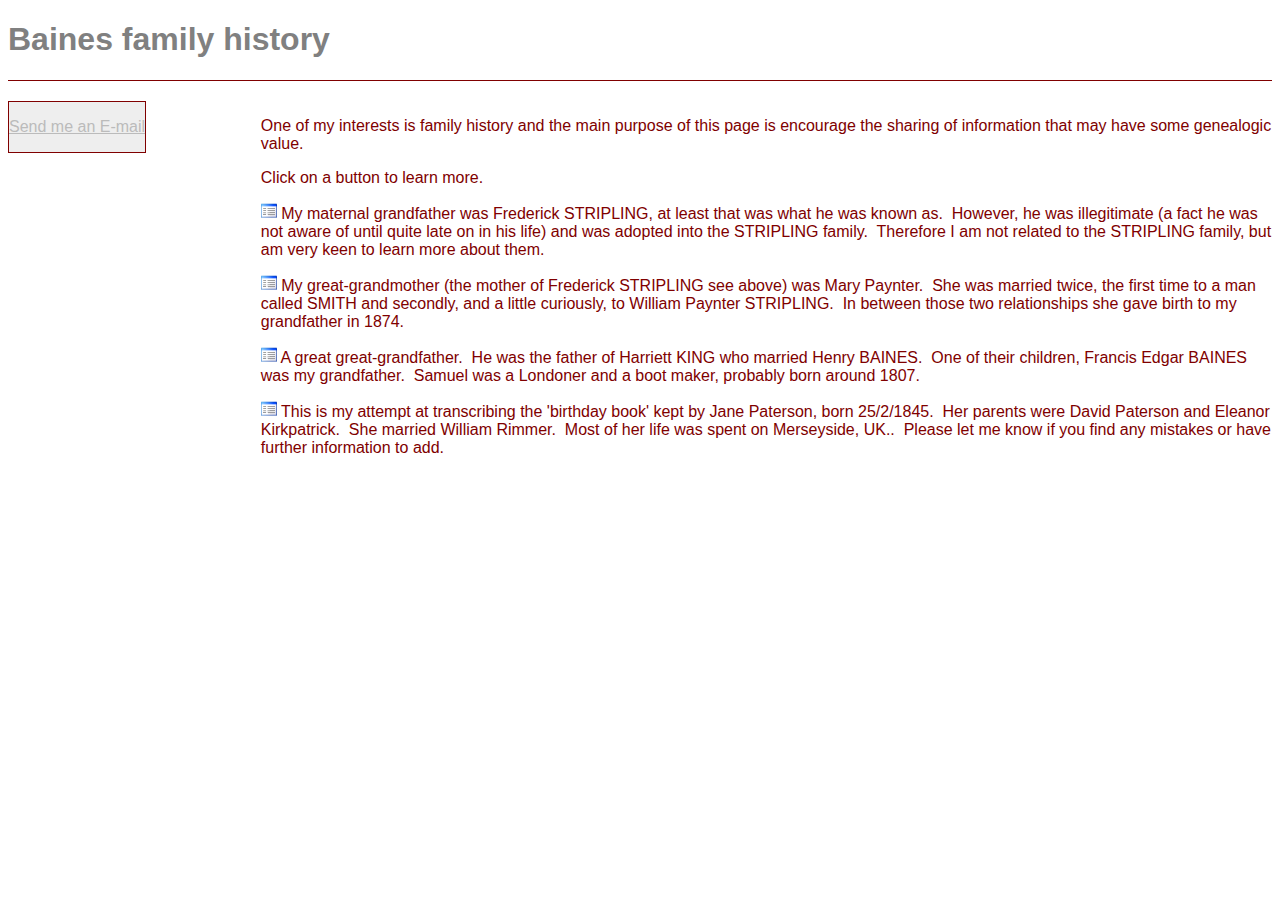
<file: index.html>
<!DOCTYPE html PUBLIC "-//W3C//DTD XHTML 1.0 Strict//EN"

                      "http://www.w3.org/TR/xhtml1/DTD/xhtml1-strict.dtd">



<html xmlns="http://www.w3.org/1999/xhtml" lang="en" xml:lang="en">



  <head>

    <meta http-equiv="Content-Type" content="text/html; charset=UTF-8" />

    <title>Peter</title>

    <link type="text/css" rel="stylesheet" href="peter.css" />

  </head>



  <body>

    <div id="header">

    <h1>Baines family history</h1>

    </div>



    <div id="links">

    <p><a href="mailto:peter.baines700@ntlworld.com">Send me an E-mail</a></p>

    </div>



    <div id="content">







    <p>One of my interests is family history and the main purpose of

this page is encourage the sharing of information that may have some genealogic

value.

    </p>



    <p>Click on a button to learn more.

    </p>



    <p>

    <a href="stripling.html"><img src="images/view_text.png" alt="icon" width="16" height="16" /></a>

My maternal grandfather was Frederick STRIPLING, at least that

was what he was known as.&nbsp; However, he was illegitimate (a fact he was not

aware of until quite late on in his life) and was adopted into the STRIPLING

family.&nbsp; Therefore I am not related to the STRIPLING family, but am very

keen to learn more about them.

    </p>



    <p>

    <a href="mary_paynter.html"><img src="images/view_text.png" alt="icon" width="16" height="16" /></a>

My great-grandmother (the mother of Frederick STRIPLING see above) was

Mary Paynter.&nbsp; She was married twice, the first time to a man called SMITH

and secondly, and a little curiously, to William Paynter STRIPLING.&nbsp; In

between those two relationships she gave birth to my grandfather in 1874.

    </p>



    <p>

    <a href="samuel_king.html"><img src="images/view_text.png" alt="icon" width="16" height="16" /></a>

A great great-grandfather.&nbsp; He was the father of Harriett KING who

married Henry BAINES.&nbsp; One of their children, Francis Edgar BAINES was my

grandfather.&nbsp; Samuel was a Londoner and a boot maker, probably born around

1807.

    </p>



    <p>

    <a href="birthday_book.html"><img src="images/view_text.png" alt="icon" width="16" height="16" /></a>

 This is my attempt at transcribing the 'birthday book' kept by Jane Paterson,

born 25/2/1845.&nbsp; Her parents were David Paterson and Eleanor

Kirkpatrick.&nbsp; She married William Rimmer.&nbsp; Most of her life was spent

on Merseyside, UK..&nbsp; Please let me know if you find any mistakes or have

further information to add.

    </p>

    </div>



  </body>



</html>
</file>
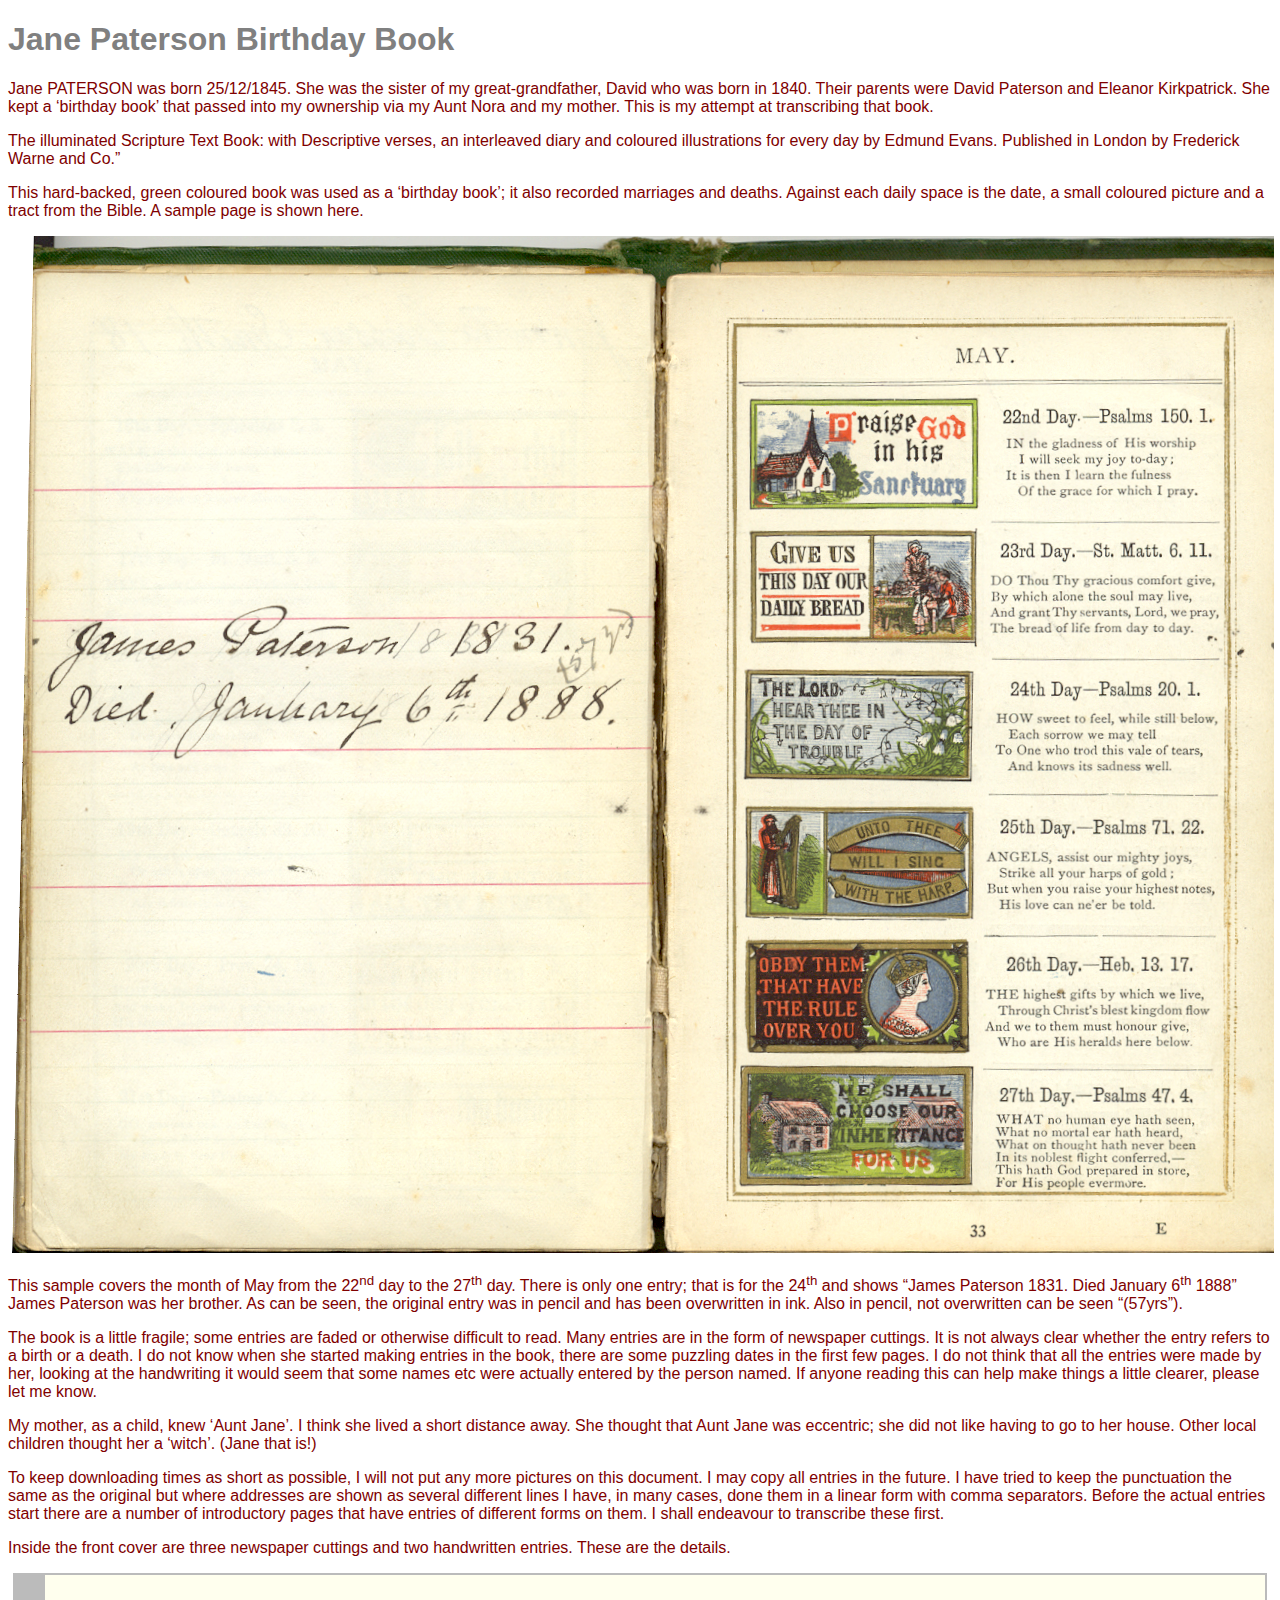
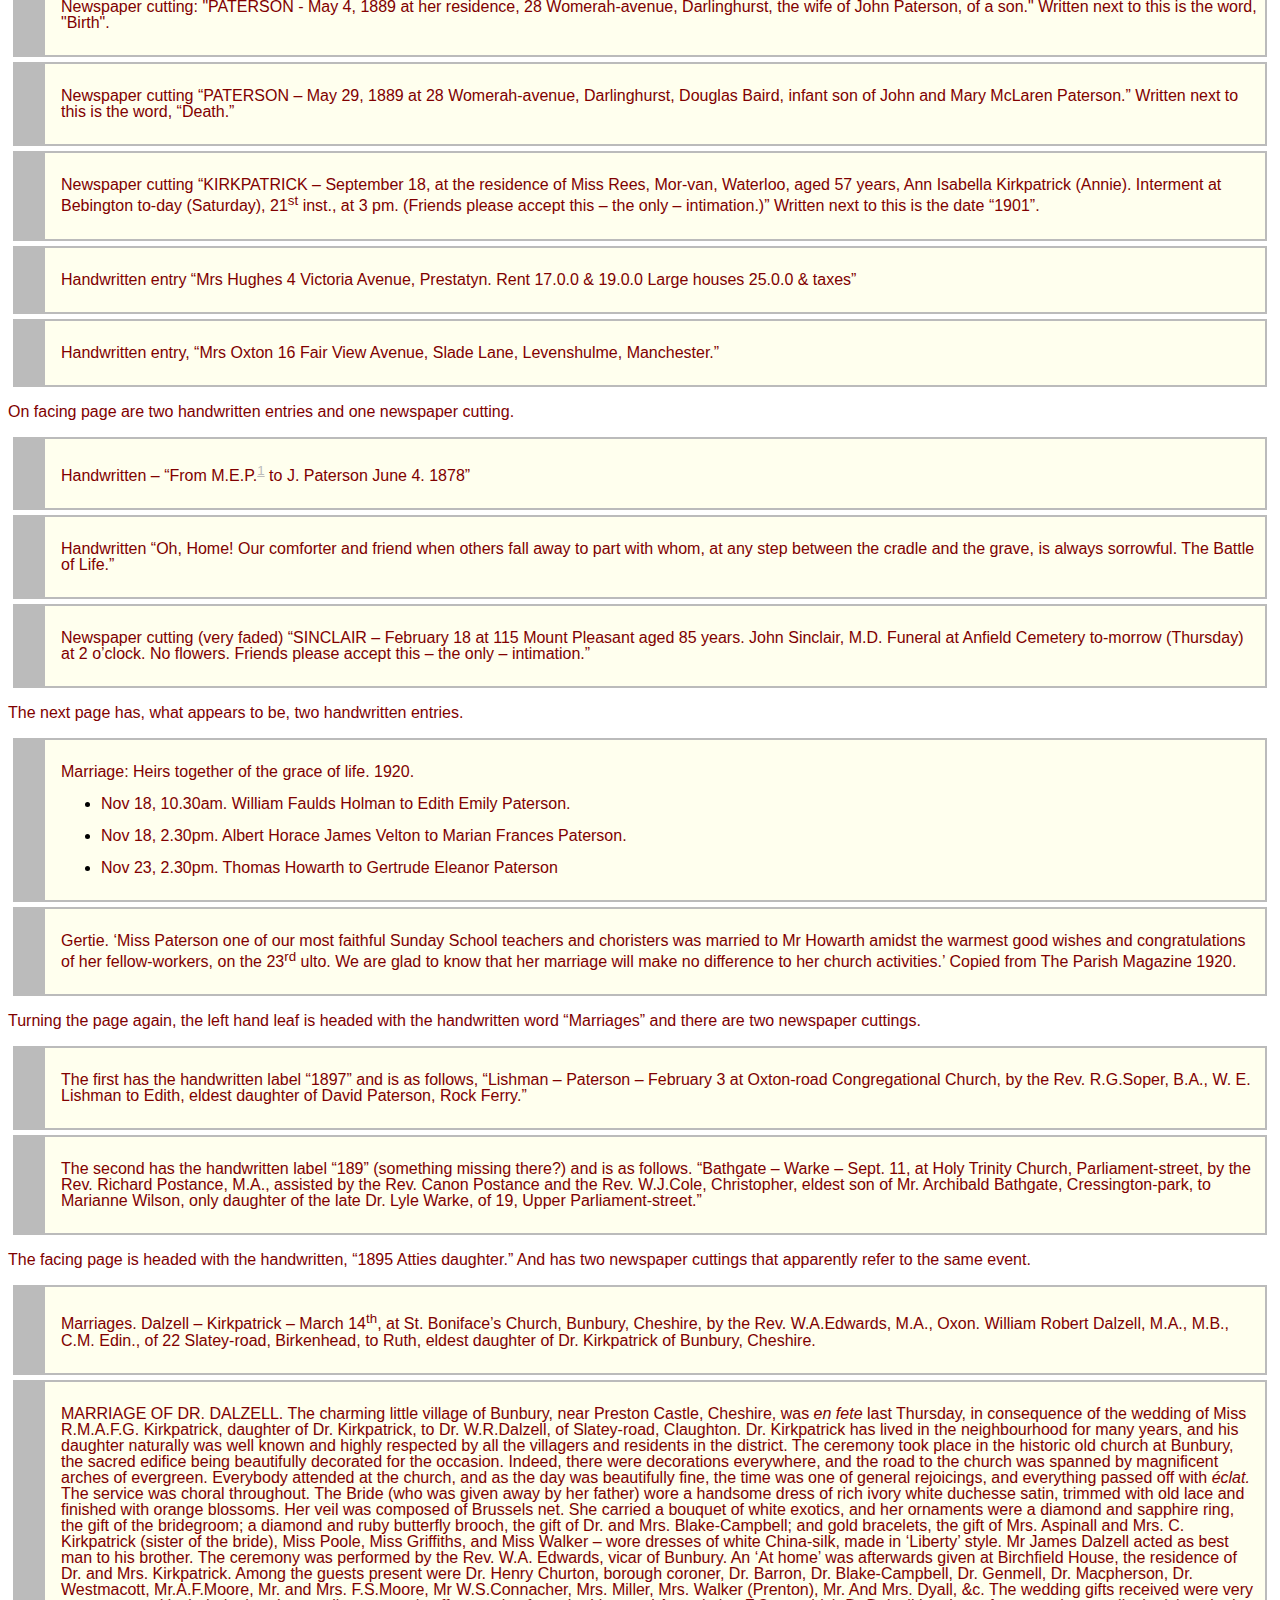
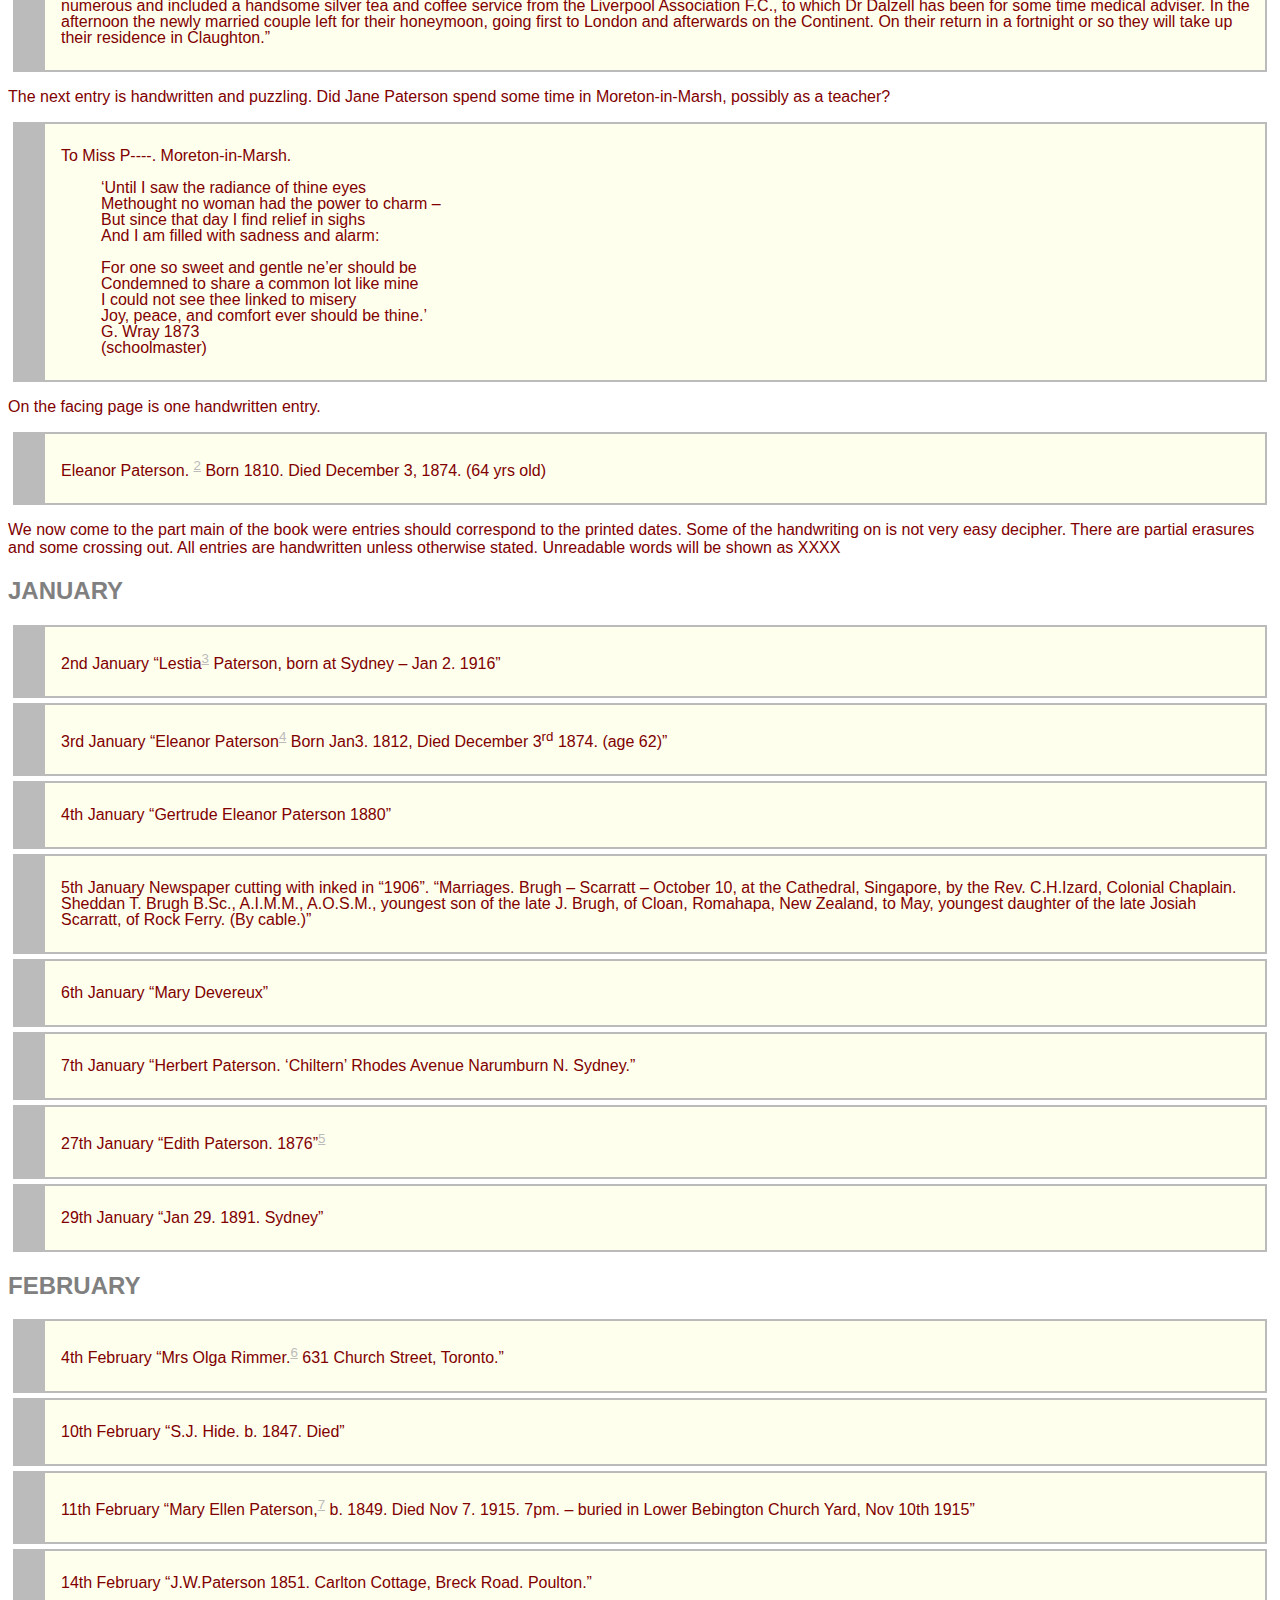
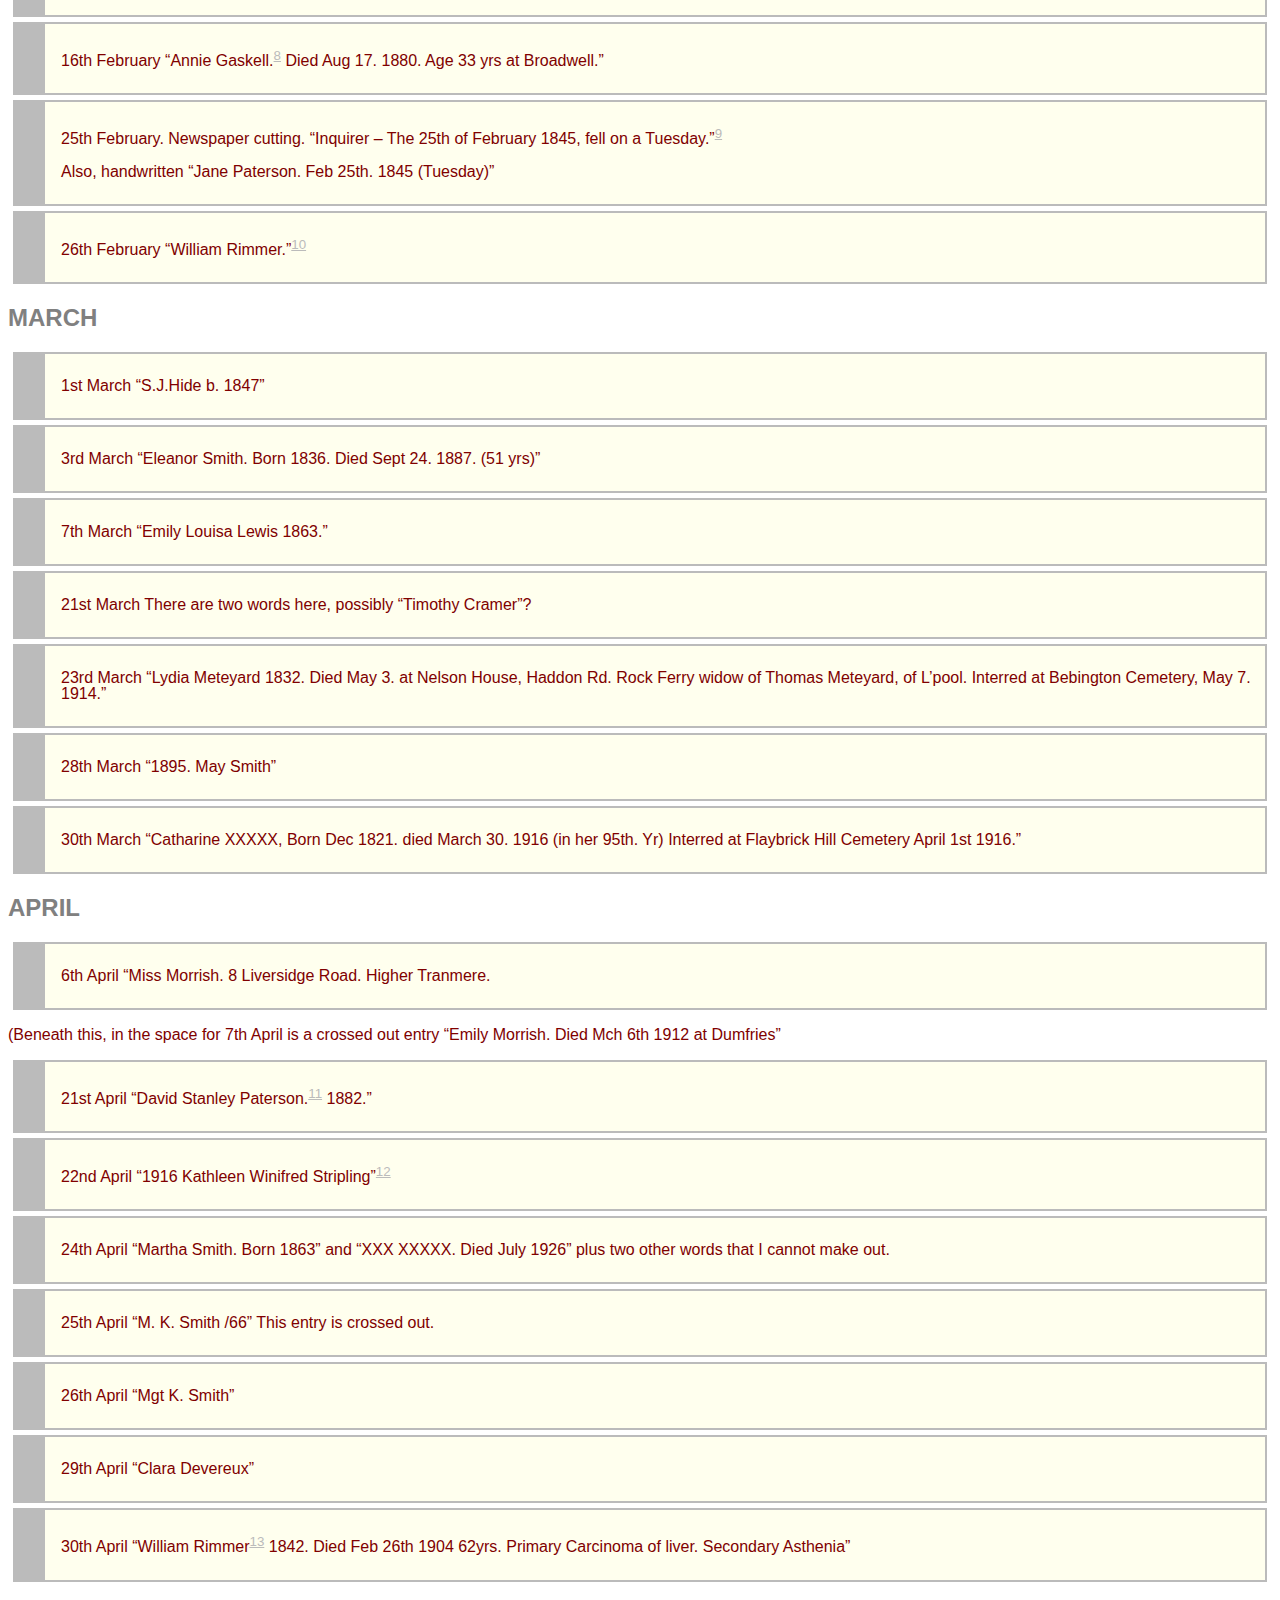
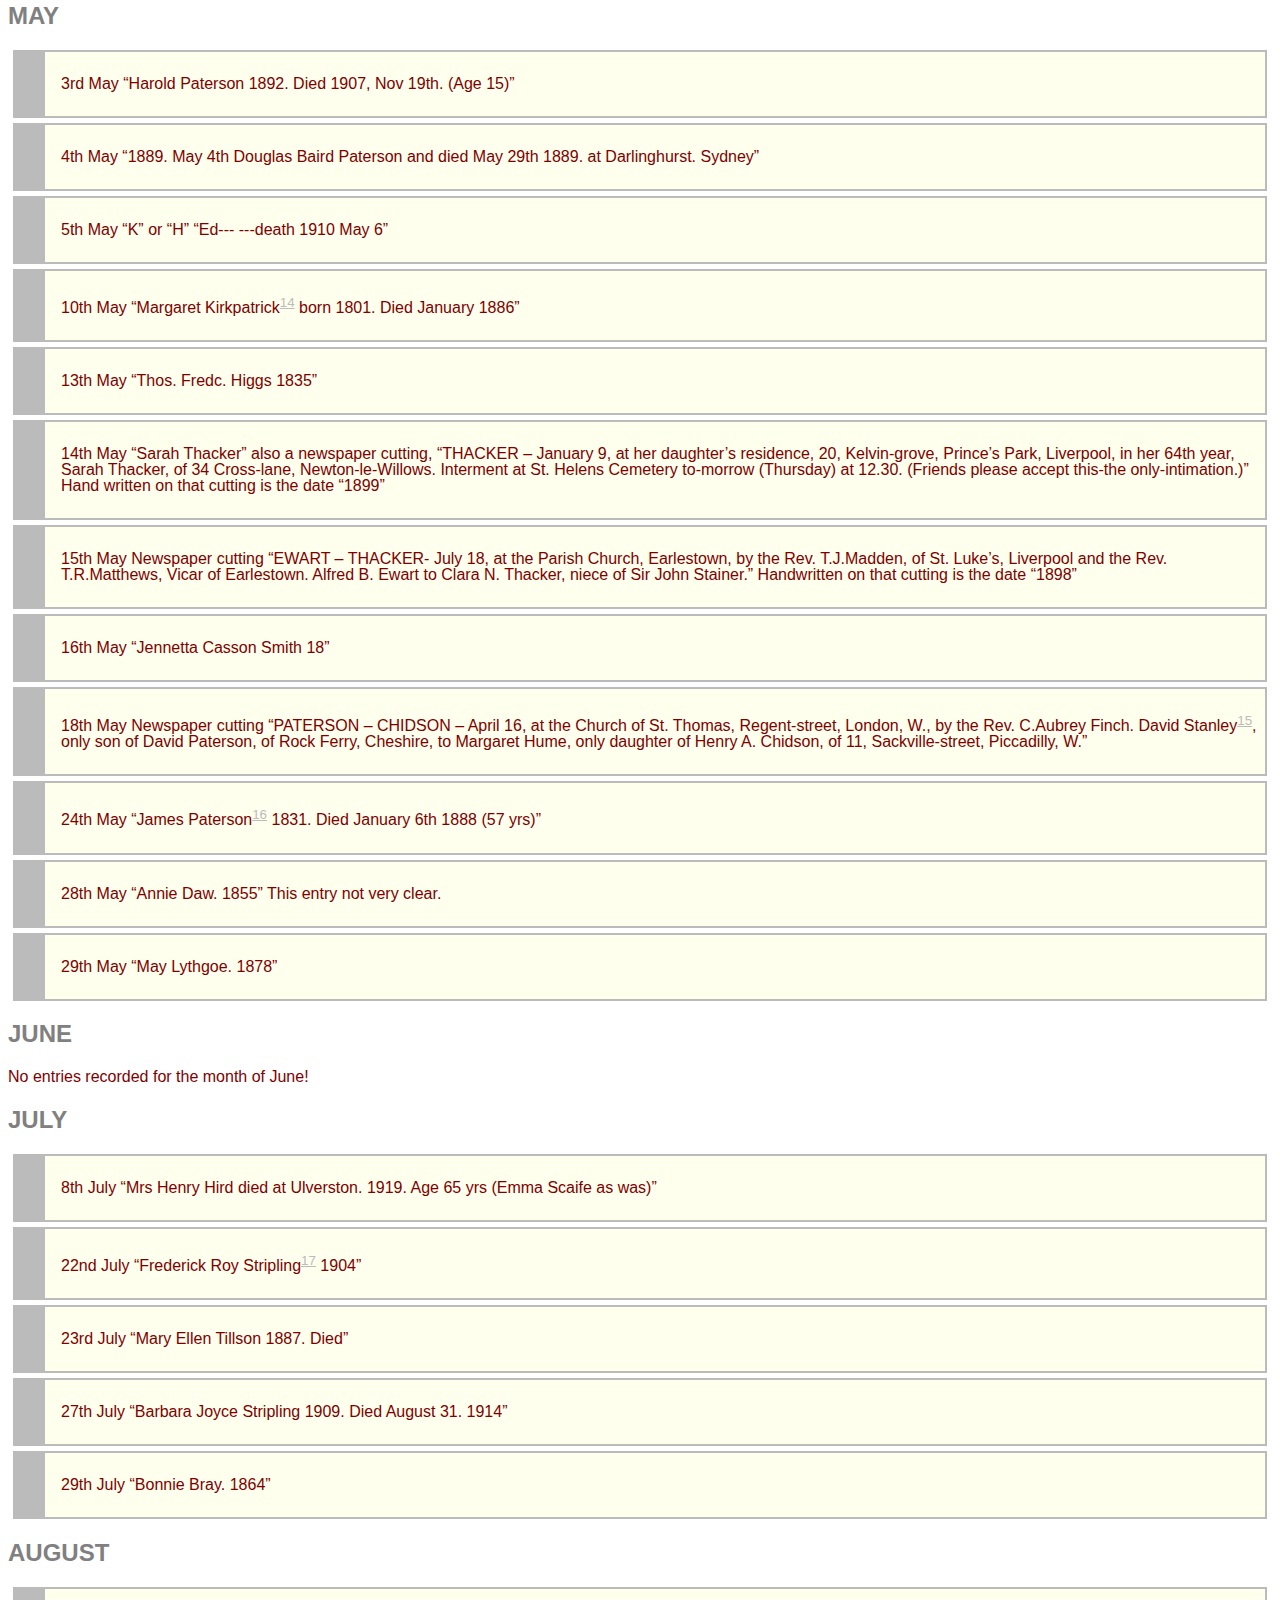
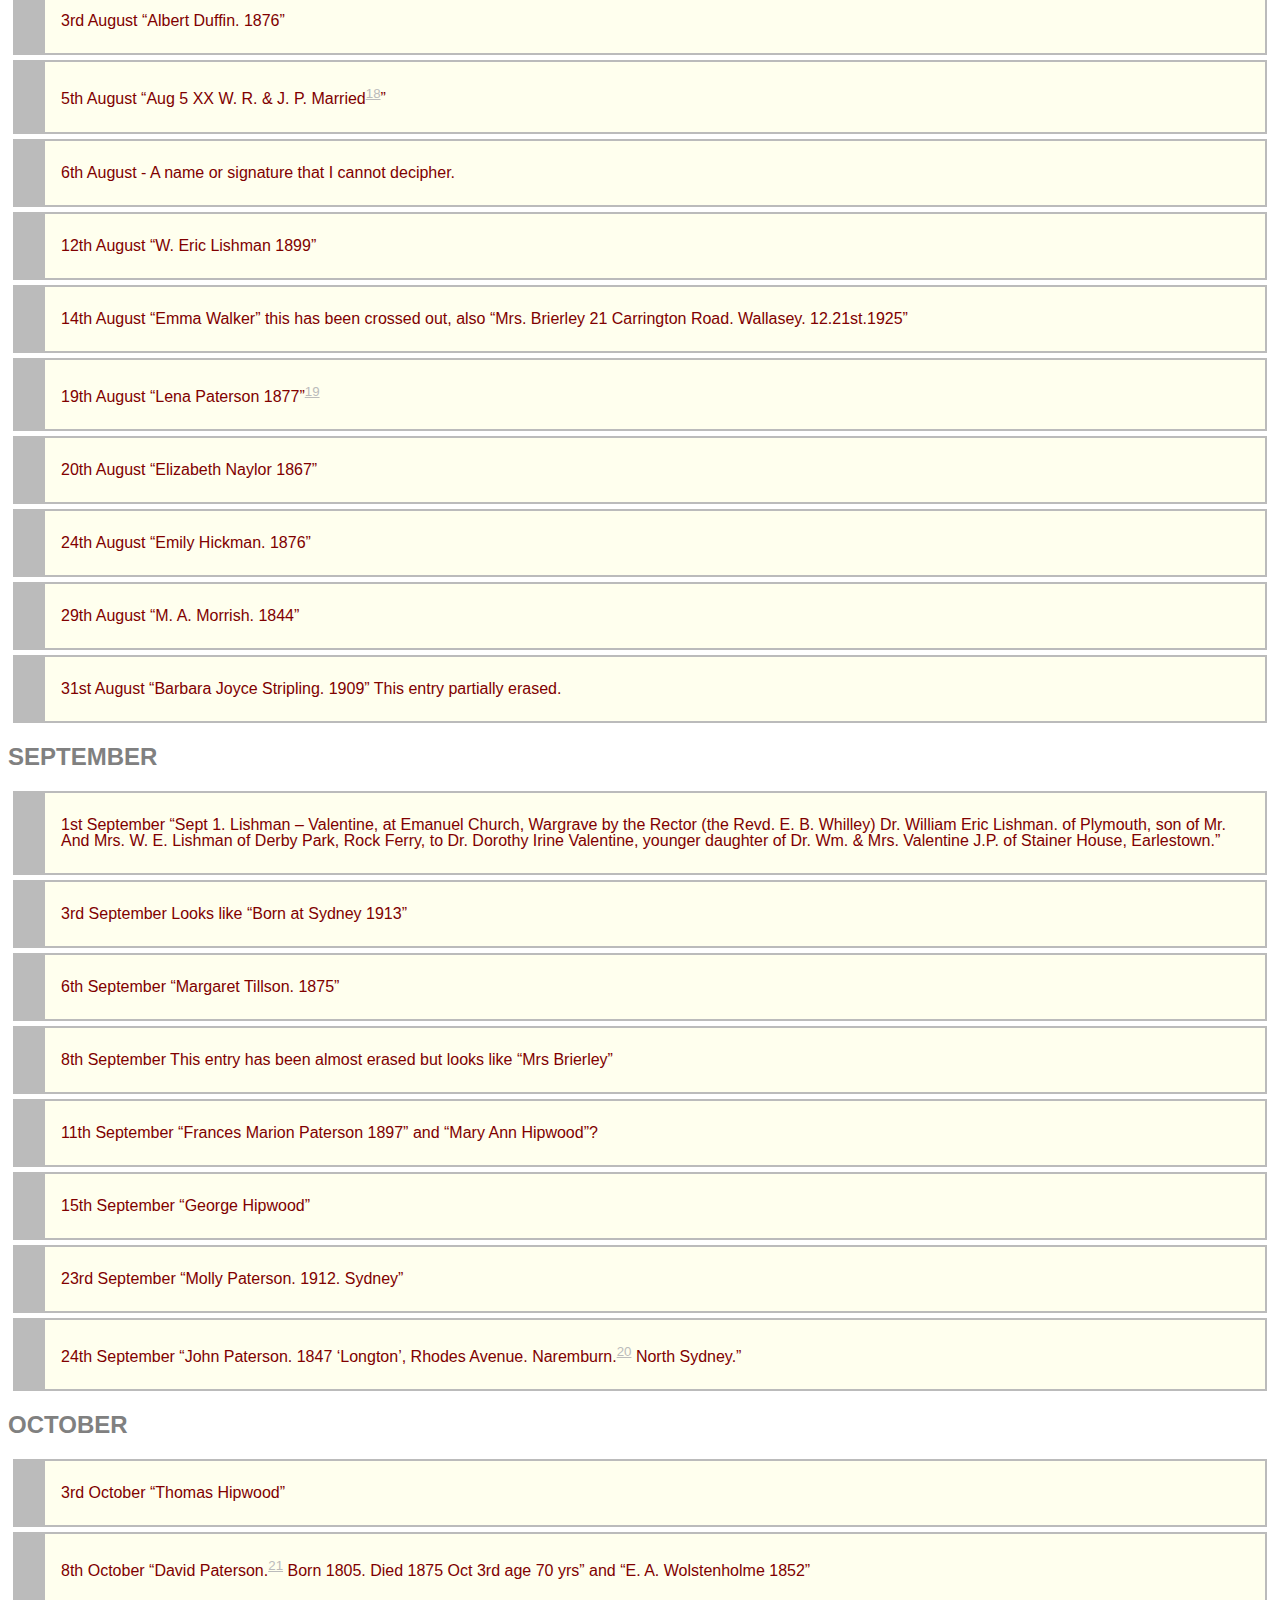
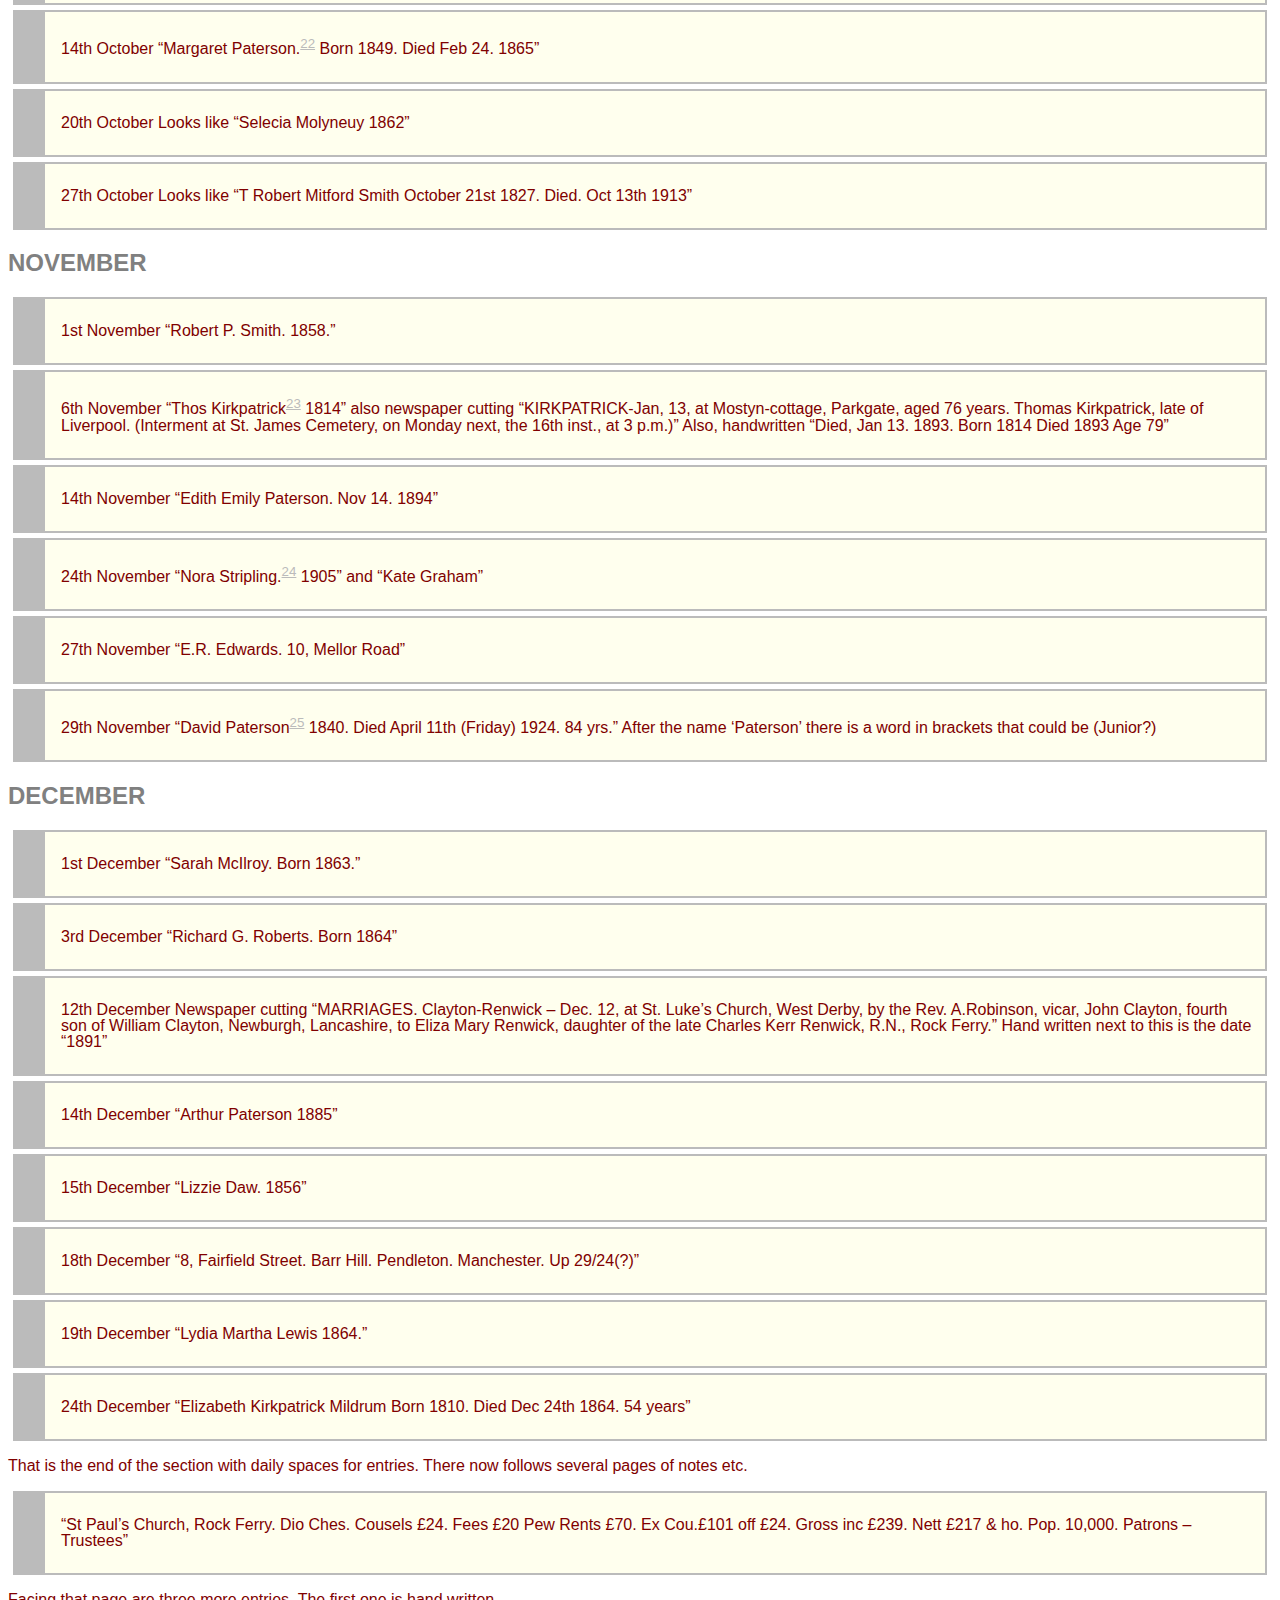
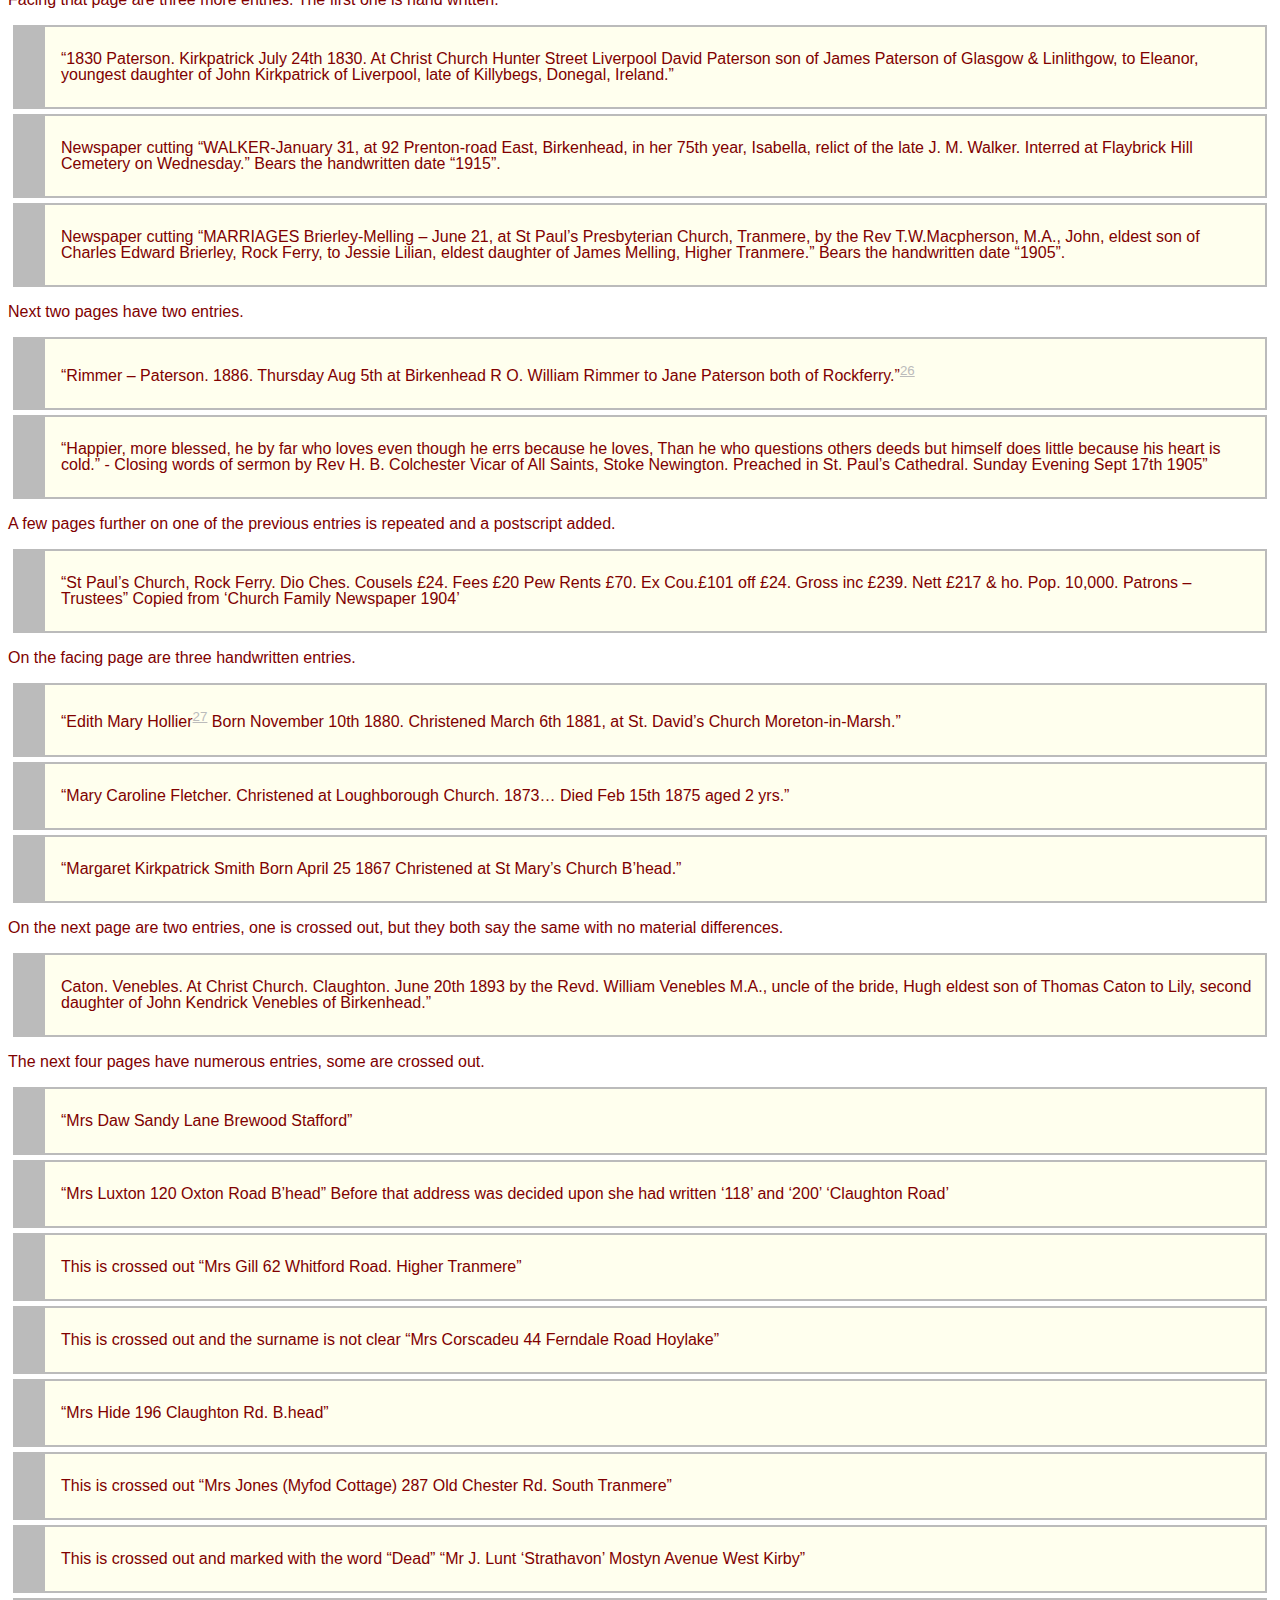
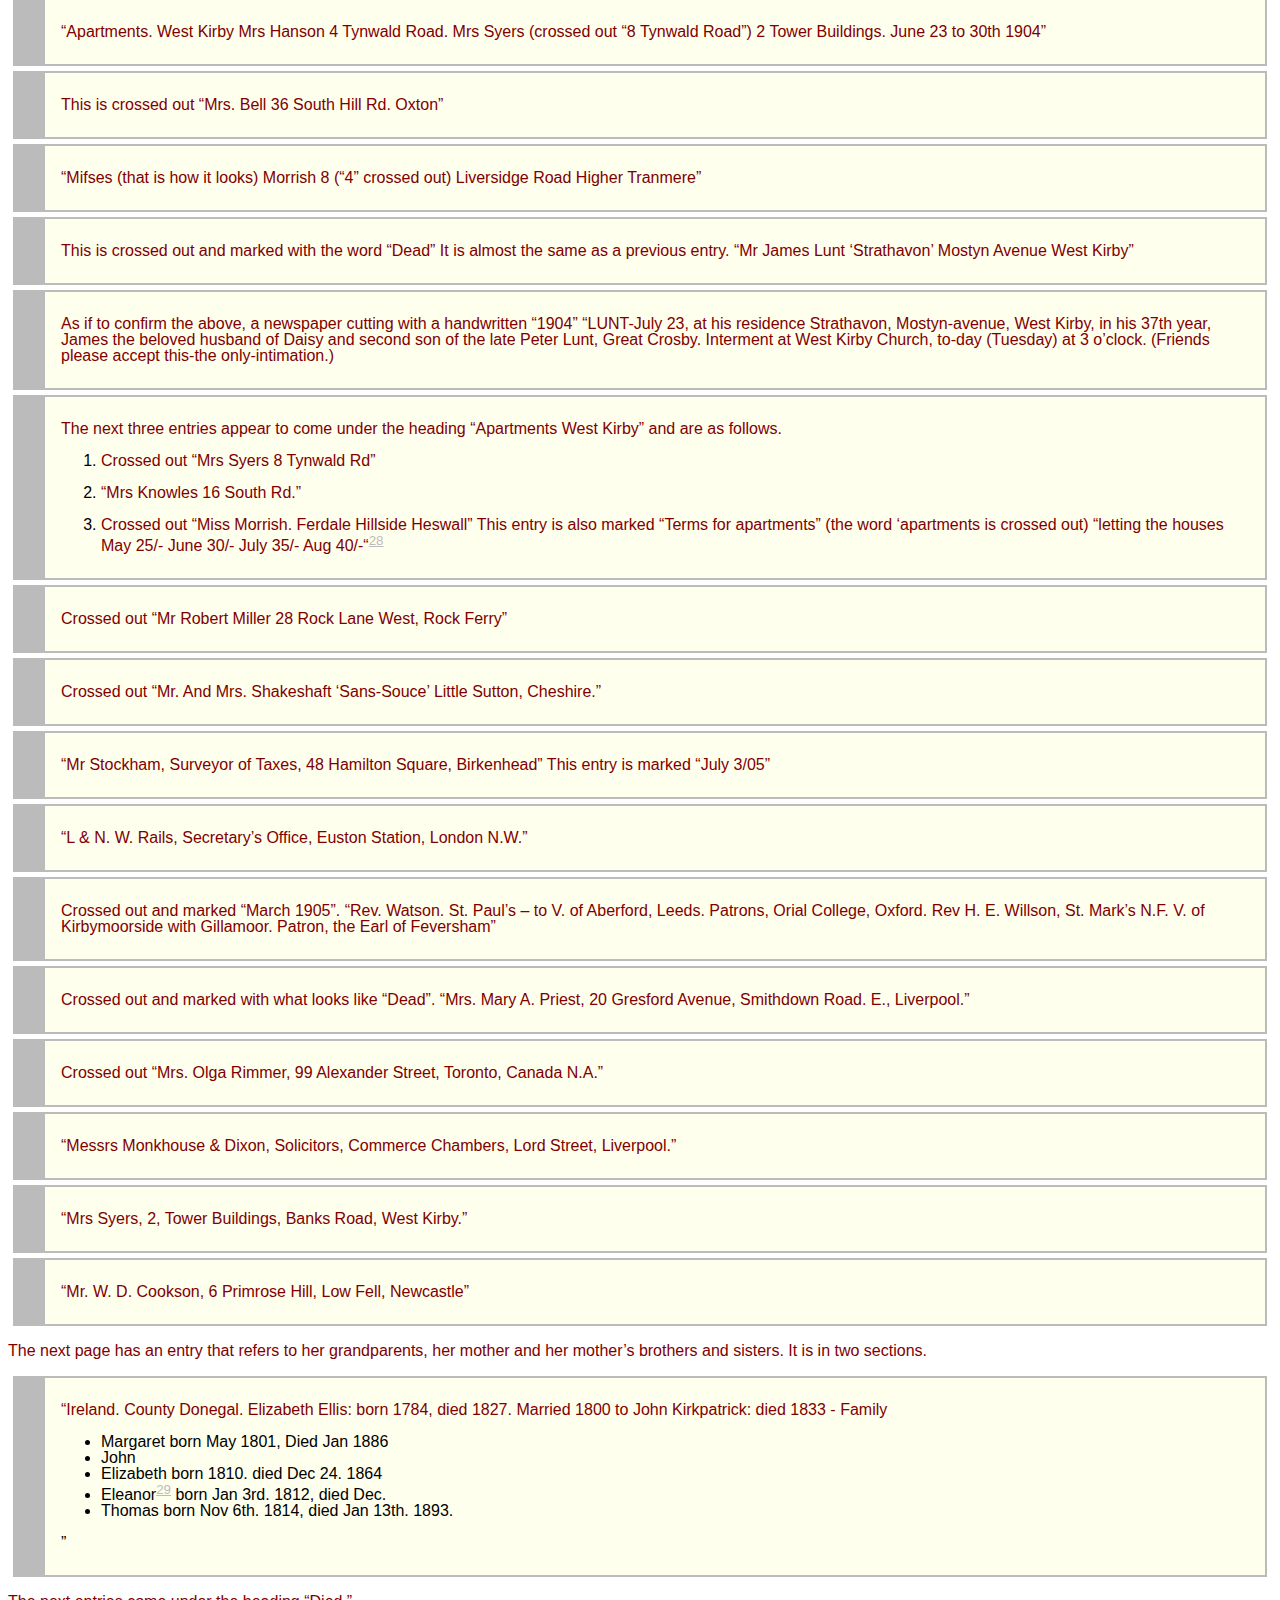
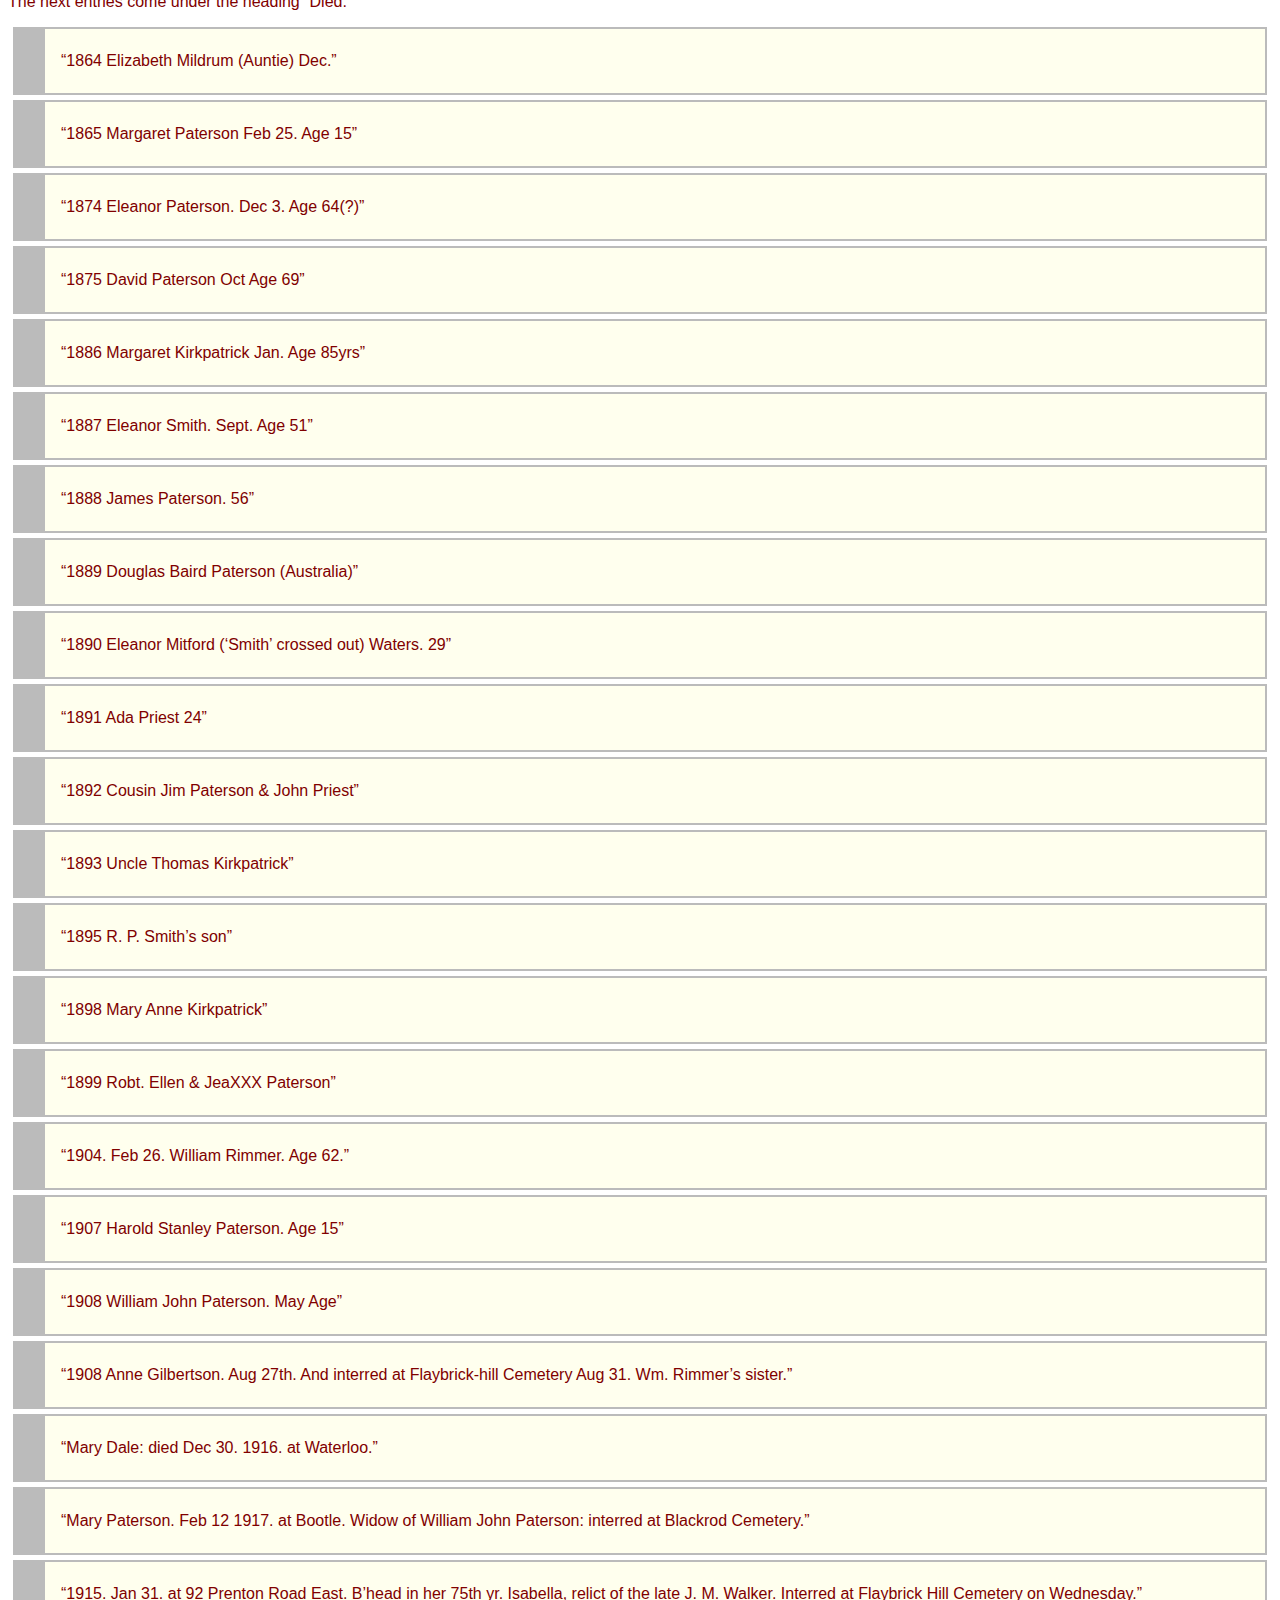
<file: birthday_book.html>
<!DOCTYPE html PUBLIC "-//W3C//DTD XHTML 1.0 Strict//EN"
                      "http://www.w3.org/TR/xhtml1/DTD/xhtml1-strict.dtd">

<html xmlns="http://www.w3.org/1999/xhtml" lang="en" xml:lang="en">

  <head>
    <meta http-equiv="Content-Type" content="text/html; charset=UTF-8" />
    <title>Jane Paterson Birthday Book</title>
    <link type="text/css" rel="stylesheet" href="peter.css" />
  </head>

  <body>

<h1>Jane Paterson Birthday Book</h1>
<p>Jane PATERSON was born 25/12/1845.  She was the sister of my great-grandfather, David who was born in 1840.  Their parents were David Paterson and Eleanor Kirkpatrick.  She kept a ‘birthday book’ that passed into my ownership via my Aunt Nora and my mother.  This is my attempt at transcribing that book.</p>
<p>The illuminated Scripture Text Book: with Descriptive verses, an interleaved diary and coloured illustrations for every day by Edmund Evans.  Published in London by Frederick Warne and Co.”</p>
<p>This hard-backed, green coloured book was used as a ‘birthday book’; it also recorded marriages and deaths.  Against each daily space is the date, a small coloured picture and a tract from the Bible.  A sample page is shown here.</p>
<p><img src="./birthday_book.png" alt="Jane Paterson Birthday Book" width="1266" height="1017" /></p>
<p>This sample covers the month of May from the 22<sup>nd</sup> day to the 27<sup>th</sup> day.  There is only one entry; that is for the 24<sup>th</sup> and shows “James Paterson 1831.  Died January 6<sup>th</sup> 1888” James Paterson was her brother.  As can be seen, the original entry was in pencil and has been overwritten in ink.  Also in pencil, not overwritten can be seen “(57yrs”).</p>
<p>The book is a little fragile; some entries are faded or otherwise difficult to read.  Many entries are in the form of newspaper cuttings.  It is not always clear whether the entry refers to a birth or a death.  I do not know when she started making entries in the book, there are some puzzling dates in the first few pages.  I do not think that all the entries were made by her, looking at the handwriting it would seem that some names etc were actually entered by the person named.  If anyone reading this can help make things a little clearer, please let me know.</p>
<p>My mother, as a child, knew ‘Aunt Jane’.  I think she lived a short distance away.  She thought that Aunt Jane was eccentric; she did not like having to go to her house.  Other local children thought her a ‘witch’. (Jane that is!)</p>
<p>To keep downloading times as short as possible, I will not put any more pictures on this document.  I may copy all entries in the future.  I have tried to keep the punctuation the same as the original but where addresses are shown as several different lines I have, in many cases, done them in a linear form with comma separators.  Before the actual entries start there are a number of introductory pages that have entries of different forms on them.  I shall endeavour to transcribe these first.</p>
<p>Inside the front cover are three newspaper cuttings and two handwritten entries.  These are the details.</p>
<div class="entry">
  <p>Newspaper cutting: "PATERSON - May 4, 1889 at her residence, 28 Womerah-avenue, Darlinghurst, the wife of John Paterson, of a son." Written next to this is the word, "Birth".</p>
</div>
<div class="entry">
	<p>Newspaper cutting “PATERSON – May 29, 1889 at 28 Womerah-avenue, Darlinghurst, Douglas Baird, infant son of John and Mary McLaren Paterson.”  Written next to this is the word, “Death.”</p>
</div>
<div class="entry">
	<p>Newspaper cutting “KIRKPATRICK – September 18, at the residence of Miss Rees, Mor-van, Waterloo, aged 57 years, Ann Isabella Kirkpatrick (Annie). Interment at Bebington to-day (Saturday), 21<sup>st</sup> inst., at 3 pm. (Friends please accept this – the only – intimation.)”  Written next to this is the date “1901”.</p>
</div>
<div class="entry">
	<p>Handwritten entry “Mrs Hughes 4 Victoria Avenue, Prestatyn.  Rent 17.0.0 &amp; 19.0.0  Large houses 25.0.0 &amp; taxes”</p>
</div>
<div class="entry">
	<p>Handwritten entry, “Mrs Oxton 16 Fair View Avenue, Slade Lane, Levenshulme, Manchester.”</p>
</div>




<p>On facing page are two handwritten entries and one newspaper cutting.</p>
<div class="entry">
	<p>Handwritten – “From M.E.P.<sup><a href="#footnote1">1</a></sup> to J. Paterson June 4. 1878”</p>
</div>
<div class="entry">
	<p>Handwritten <q>Oh, Home! Our comforter and friend when others fall away to part with whom, at any step between the cradle and the grave, is always sorrowful.  The Battle of Life.</q></p>
</div>
<div class="entry">
	<p>Newspaper cutting (very faded) “SINCLAIR – February 18 at 115 Mount Pleasant aged 85 years.  John Sinclair, M.D. Funeral at Anfield Cemetery to-morrow (Thursday) at 2 o’clock.  No flowers. Friends please accept this – the only – intimation.”</p>
</div>




<p>The next page has, what appears to be, two handwritten entries.</p>
<div class="entry">
  <p>Marriage: Heirs together of the grace of life.  1920.</p>
  <ul>
    <li><p> Nov 18, 10.30am.  William Faulds Holman to Edith Emily Paterson.</p></li>
    <li><p> Nov 18, 2.30pm.  Albert Horace James Velton to Marian Frances Paterson.</p></li>
    <li><P> Nov 23, 2.30pm. Thomas Howarth to Gertrude Eleanor Paterson</p></li>
  </ul>
</div>
<div class="entry">
  <p>Gertie.
  ‘Miss Paterson one of our most faithful Sunday School teachers and
  choristers was married to Mr Howarth amidst the warmest good wishes
  and congratulations of her fellow-workers, on the 23<SUp>rd</SUP>
  ulto.  We are glad to know that her marriage will make no difference
  to her church activities.’  Copied from The Parish Magazine 1920.</p>
</div>

<p>Turning the page again, the left hand leaf is headed with the handwritten word “Marriages” and there are two newspaper cuttings.</p>
<div class="entry">
    <p>The first has the handwritten label “1897” and is as follows, “Lishman – Paterson – February 3 at Oxton-road Congregational Church, by the Rev. R.G.Soper, B.A., W. E. Lishman to Edith, eldest daughter of David Paterson, Rock Ferry.”</p>
</div>
<div class="entry">
    <p>The second has the handwritten label “189” (something missing there?) and is as follows.  “Bathgate – Warke – Sept. 11, at Holy Trinity Church, Parliament-street, by the Rev. Richard Postance, M.A., assisted by the Rev. Canon Postance and the Rev.  W.J.Cole, Christopher, eldest son of Mr. Archibald Bathgate, Cressington-park, to Marianne Wilson, only daughter of the late Dr.  Lyle Warke, of 19, Upper Parliament-street.”</p>
</div>

<p>The facing page is headed with the handwritten, “1895 Atties daughter.” And has two newspaper cuttings that apparently refer to the same event.</p>

<div class="entry">
<p>Marriages.
 Dalzell – Kirkpatrick – March 14<sup>th</sup>, at St.
Boniface’s Church, Bunbury, Cheshire, by the Rev. W.A.Edwards,
M.A., Oxon.  William Robert Dalzell, M.A., M.B., C.M. Edin., of 22
Slatey-road, Birkenhead, to Ruth, eldest daughter of Dr. Kirkpatrick
of Bunbury, Cheshire.</p>
</div>
<div class="entry">
<p>MARRIAGE OF DR. DALZELL.  The charming little village of Bunbury, near
Preston Castle, Cheshire, was <em>en fete </em>last Thursday, in
consequence of the wedding of Miss R.M.A.F.G. Kirkpatrick, daughter
of Dr. Kirkpatrick, to Dr. W.R.Dalzell, of Slatey-road, Claughton. 
Dr. Kirkpatrick has lived in the neighbourhood for many years, and
his daughter naturally was well known and highly respected by all
the villagers and residents in the district.  The ceremony took
place in the historic old church at Bunbury, the sacred edifice
being beautifully decorated for the occasion.  Indeed, there were
decorations everywhere, and the road to the church was spanned by
magnificent arches of evergreen.  Everybody attended at the church,
and as the day was beautifully fine, the time was one of general
rejoicings, and everything passed off with <em>&eacute;clat.</em>  The
service was choral throughout.  The Bride (who was given away by her
father) wore a handsome dress of rich ivory white duchesse satin,
trimmed with old lace and finished with orange blossoms.  Her veil
was composed of Brussels net.  She carried a bouquet of white
exotics, and her ornaments were a diamond and sapphire ring, the
gift of the bridegroom; a diamond and ruby butterfly brooch, the
gift of Dr. and Mrs. Blake-Campbell; and gold bracelets, the gift of
Mrs. Aspinall and Mrs. C. Kirkpatrick (sister of the bride), Miss
Poole, Miss Griffiths, and Miss Walker – wore dresses of white
China-silk, made in ‘Liberty’ style.  Mr James Dalzell acted as
best man to his brother.  The ceremony was performed by the Rev.
W.A. Edwards, vicar of Bunbury.  An ‘At home’ was afterwards
given at Birchfield House, the residence of Dr. and Mrs.
Kirkpatrick.  Among the guests present were Dr. Henry Churton,
borough coroner, Dr. Barron, Dr. Blake-Campbell, Dr. Genmell, Dr.
Macpherson, Dr. Westmacott, Mr.A.F.Moore, Mr. and Mrs. F.S.Moore, Mr
W.S.Connacher, Mrs. Miller, Mrs. Walker (Prenton), Mr. And Mrs.
Dyall, &amp;c.  The wedding gifts received were very numerous and
included a handsome silver tea and coffee service from the Liverpool
Association F.C., to which Dr Dalzell has been for some time medical
adviser.  In the afternoon the newly married couple left for their
honeymoon, going first to London and afterwards on the Continent. 
On their return in a fortnight or so they will take up their
residence in Claughton.”</p>
</div>

<p>The next entry is handwritten and puzzling.  Did Jane Paterson spend some time in Moreton-in-Marsh, possibly as a teacher?</p>

<div class="entry">
<p>To Miss P----. Moreton-in-Marsh.</p>
<blockquote>
<p> ‘Until I saw the radiance of thine eyes <br />
Methought no woman had the power to charm –<br />
But since that day I find relief in sighs<br />
And I am filled with sadness and alarm:<br />
<br />
For one so sweet and gentle ne’er should be<br />
Condemned to share a common lot like mine<br />
I could not see thee linked to misery<br />
Joy, peace, and comfort ever should be thine.’<br />
G. Wray 1873<br />
(schoolmaster)<br />
</p>
</blockquote>
</div>


<p>On the facing page is one handwritten entry.</p>

<div class="entry">
<p>Eleanor Paterson.
    <sup><a href="#footnote2">2</a></sup> Born 1810.  Died December 3, 1874. (64 yrs old)</p>
</div>









<p>We now
come to the part main of the book were entries should correspond to
the printed dates. Some of the handwriting on is not very easy
decipher.  There are partial erasures and some crossing out. All
entries are handwritten unless otherwise stated.  Unreadable words
will be shown as XXXX</p>

<h2>JANUARY</h2>

<div class="entry">
<p>2nd January “Lestia<sup><a href="#footnote3">3</a></sup> Paterson, born at Sydney – Jan 2. 1916”</p>
</div>

<div class="entry">
<p>3rd January “Eleanor Paterson<sup><a href="#footnote4">4</a></sup> Born Jan3. 1812, Died December 3<sup>rd</sup> 1874. (age 62)”</p>
</div>

<div class="entry">
<p>4th January “Gertrude Eleanor Paterson 1880”</p>
</div>

<div class="entry">
<p>5th January Newspaper cutting with inked in “1906”. “Marriages.  Brugh – Scarratt – October 10, at the Cathedral, Singapore, by the Rev. C.H.Izard, Colonial Chaplain.  Sheddan T. Brugh B.Sc., A.I.M.M., A.O.S.M., youngest son of the late J. Brugh, of Cloan, Romahapa, New Zealand, to May, youngest daughter of the late Josiah Scarratt, of Rock Ferry. (By cable.)”</p>
</div>

<div class="entry">
<p>6th January “Mary Devereux”</p>
</div>

<div class="entry">
<p>7th January “Herbert Paterson. ‘Chiltern’ Rhodes Avenue Narumburn N. Sydney.”</p>
</div>

<div class="entry">
<p>27th January “Edith Paterson. 1876”<sup><a HREF="#footnote5">5</a></sup></p>
</div>

<div class="entry">
<p>29th January “Jan 29. 1891.  Sydney”</p>
</div>


<h2>FEBRUARY</h2>
<div class="entry">
<p>4th February “Mrs Olga Rimmer.<sup><a href="#footnote6">6</a></sup> 631 Church Street, Toronto.”</p>
</div>

<div class="entry">
<p>10th February “S.J. Hide. b. 1847.  Died”</p>
</div>

<div class="entry">
<p>11th February “Mary Ellen Paterson,<sup><a href="#footnote7">7</a></sup> b. 1849. Died Nov 7. 1915. 7pm. – buried in Lower Bebington Church Yard, Nov 10th 1915”</p>
</div>

<div class="entry">
<p>14th February “J.W.Paterson 1851.  Carlton Cottage, Breck Road.  Poulton.”</p>
</div>

<div class="entry">
<p>16th February “Annie Gaskell.<sup><a href="#footnote8">8</a></sup> Died Aug 17. 1880. Age 33 yrs at Broadwell.”</p>
</div>

<div class="entry">
<p>25th February.  Newspaper cutting. “Inquirer – The 25th of February 1845, fell on a Tuesday.”<sup><a href="#footnote9">9</a></sup></p>
<p>Also, handwritten “Jane Paterson. Feb 25th. 1845 (Tuesday)”</p>
</div>

<div class="entry">
<p>26th February “William Rimmer.”<sup><a href="#footnote10">10</a></sup></p>
</div>

<h2>MARCH</h2>
<div class="entry">
<p>1st March “S.J.Hide b. 1847”</p>
</div>

<div class="entry">
<p>3rd March “Eleanor Smith. Born 1836.  Died Sept 24. 1887.  (51 yrs)”</p>
</div>

<div class="entry">
<p>7th March “Emily Louisa Lewis 1863.”</p>
</div>

<div class="entry">
<p>21st March There are two words here, possibly “Timothy Cramer”?</p>
</div>

<div class="entry">
<p>23rd March “Lydia Meteyard 1832.  Died May 3. at Nelson House, Haddon Rd. Rock Ferry widow of Thomas Meteyard, of L’pool.  Interred at Bebington Cemetery, May 7. 1914.”</p>
</div>

<div class="entry">
<p>28th March “1895. May Smith”</p>
</div>

<div class="entry">
<p>30th March “Catharine XXXXX, Born Dec 1821. died March 30. 1916 (in her 95th. Yr) Interred at Flaybrick Hill Cemetery April 1st 1916.”</p>
</div>

<h2>APRIL</h2>

<div class="entry">
<p>6th April “Miss Morrish. 8 Liversidge Road. Higher Tranmere.</p>
</div>

<p> (Beneath this, in the space for 7th April is a crossed out entry “Emily Morrish. Died Mch 6th 1912 at Dumfries”</p>

<div class="entry">
<p>21st April “David Stanley Paterson.<sup><a href="#footnote11">11</a></sup> 1882.”</p>
</div>

<div class="entry">
<p>22nd April “1916 Kathleen Winifred Stripling”<sup><a href="#footnote12">12</a></sup></p>
</div>

<div class="entry">
<p>24th April “Martha Smith. Born 1863” and “XXX XXXXX. Died July 1926” plus two other words that I cannot make out.</p>
</div>

<div class="entry">
<p>25th April “M. K. Smith /66”  This entry is crossed out.</p>
</div>

<div class="entry">
<p>26th April “Mgt K. Smith”</p>
</div>

<div class="entry">
<p>29th April “Clara Devereux”</p>
</div>

<div class="entry">
<p>30th April “William Rimmer<sup><a href="#footnote13">13</a></sup> 1842.  Died Feb 26th 1904 62yrs.  Primary Carcinoma of liver. Secondary Asthenia”</p>
</div>


<h2>MAY</h2>

<div class="entry">
<p>3rd May “Harold Paterson 1892.  Died 1907, Nov 19th. (Age 15)”</p>
</div>

<div class="entry">
<p>4th May “1889. May 4th Douglas Baird Paterson and died May 29th 1889. at Darlinghurst. Sydney”</p>
</div>

<div class="entry">
<p>5th May “K” or “H” “Ed--- ---death 1910 May 6”</p>
</div>

<div class="entry">
<p>10th May “Margaret Kirkpatrick<sup><a href="#footnote14">14</a></sup> born 1801.  Died January 1886”</p>
</div>

<div class="entry">
<p>13th May “Thos. Fredc. Higgs 1835”</p>
</div>

<div class="entry">
<p>14th May “Sarah Thacker” also a newspaper cutting, “THACKER – January 9, at her daughter’s residence, 20, Kelvin-grove, Prince’s Park, Liverpool, in her 64th year, Sarah Thacker, of 34 Cross-lane, Newton-le-Willows.  Interment at St. Helens Cemetery to-morrow (Thursday) at 12.30. (Friends please accept this-the only-intimation.)”  Hand written on that cutting is the date “1899”</p>
</div>

<div class="entry">
<p>15th May Newspaper cutting “EWART – THACKER- July 18, at the Parish Church, Earlestown, by the Rev. T.J.Madden, of St. Luke’s, Liverpool and the Rev. T.R.Matthews, Vicar of Earlestown.  Alfred B.  Ewart to Clara N. Thacker, niece of Sir John Stainer.” Handwritten on that cutting is the date “1898”</p>
</div>

<div class="entry">
<p>16th May “Jennetta Casson Smith 18”</p>
</div>

<div class="entry">
<p>18th May Newspaper cutting “PATERSON – CHIDSON – April 16, at the Church of St. Thomas, Regent-street, London, W., by the Rev.  C.Aubrey Finch.  David Stanley<sup><a href="#footnote15">15</a></sup>, only son of David Paterson, of Rock Ferry, Cheshire, to Margaret Hume, only daughter of Henry A. Chidson, of 11, Sackville-street, Piccadilly, W.”</p>
</div>

<div class="entry">
<p>24th May “James Paterson<sup><a href="#footnote16">16</a></sup> 1831.  Died January 6th 1888 (57 yrs)”</p>
</div>

<div class="entry">
<p>28th May “Annie Daw. 1855”  This entry not very clear.</p>
</div>

<div class="entry">
<p>29th May “May Lythgoe. 1878”</p>
</div>

<h2>JUNE</h2>
<p>No entries recorded for the month of June!</p>

<h2>JULY</h2>
<div class="entry">
<p>8th July “Mrs Henry Hird died at Ulverston. 1919. Age 65 yrs (Emma Scaife as was)”</p>
</div>

<div class="entry">
<p>22nd July “Frederick Roy Stripling<sup><a href="#footnote17">17</a></sup> 1904”</p>

</div>
<div class="entry">
<p>23rd July “Mary Ellen Tillson 1887. Died”</p>
</div>

<div class="entry">
<p>27th July “Barbara Joyce Stripling 1909.  Died August 31. 1914”</p>
</div>

<div class="entry">
<p>29th July “Bonnie Bray. 1864”</p>
</div>

<h2>AUGUST</h2>
<div class="entry">
<p>3rd August “Albert Duffin. 1876”</p>
</div>

<div class="entry">
<p>5th August “Aug 5 XX  W. R. &amp; J. P. Married<sup><a href="#footnote18">18</a></sup>”</p>
</div>

<div class="entry">
<p>6th August - A name or signature that I cannot decipher.</p>
</div>

<div class="entry">
<p>12th August “W. Eric Lishman 1899”</p>
</div>

<div class="entry">
<p>14th August “Emma Walker” this has been crossed out, also “Mrs.  Brierley 21 Carrington Road. Wallasey. 12.21st.1925”</p>
</div>

<div class="entry">
<p>19th August “Lena Paterson 1877”<sup><a href="#footnote19">19</a></sup></a>
</div>

<div class="entry">
<p>20th August “Elizabeth Naylor 1867”</p>
</div>

<div class="entry">
<p>24th August “Emily Hickman. 1876”</p>
</div>

<div class="entry">
<p>29th August “M. A. Morrish. 1844”</p>
</div>

<div class="entry">
<p>31st August “Barbara Joyce Stripling. 1909”  This entry partially erased.</p>
</div>

<h2>SEPTEMBER</h2>
<div class="entry">
<p>1st September “Sept 1. Lishman – Valentine, at Emanuel Church, Wargrave by the Rector (the Revd. E. B. Whilley) Dr. William Eric Lishman. of Plymouth, son of Mr. And Mrs. W. E. Lishman of Derby Park, Rock Ferry, to Dr. Dorothy Irine Valentine, younger daughter of Dr. Wm. &amp; Mrs. Valentine J.P. of Stainer House, Earlestown.”</p>
</div>

<div class="entry">
<p>3rd September Looks like “Born at Sydney 1913”</p>
</div>

<div class="entry">
<p>6th September “Margaret Tillson. 1875”</p>
</div>

<div class="entry">
<p>8th September This entry has been almost erased but looks like “Mrs Brierley”</p>
</div>

<div class="entry">
<p>11th September “Frances Marion Paterson 1897” and “Mary Ann Hipwood”?</p>
</div>

<div class="entry">
<p>15th September “George Hipwood”</p>
</div>

<div class="entry">
<p>23rd September “Molly Paterson. 1912. Sydney”</p>
</div>

<div class="entry">
<p>24th September “John Paterson. 1847 ‘Longton’, Rhodes Avenue.  Naremburn.<sup><a href="#footnote20">20</a></sup> North Sydney.”</p>
</div>

<h2>OCTOBER</h2>
<div class="entry">
<p>3rd October “Thomas Hipwood”</p>
</div>

<div class="entry">
<p>8th October “David Paterson.<sup><a href="#footnote21">21</a></sup> Born 1805. Died 1875 Oct 3rd age 70 yrs” and “E. A.  Wolstenholme 1852”</p>
</div>

<div class="entry">
<p>14th October “Margaret Paterson.<sup><a href="#footnote22">22</a></sup> Born 1849.  Died Feb 24. 1865”</p>
</div>

<div class="entry">
<p>20th October Looks like “Selecia Molyneuy 1862”</p>
</div>

<div class="entry">
<p>27th October Looks like “T Robert Mitford Smith October 21st 1827.  Died. Oct 13th 1913”</p>
</div>

<h2>NOVEMBER</h2>
<div class="entry">
<p>1st November “Robert P. Smith. 1858.”</p>
</div>

<div class="entry">
<p>6th November “Thos Kirkpatrick<sup><a href="#footnote23">23</a></sup> 1814” also newspaper cutting “KIRKPATRICK-Jan, 13, at Mostyn-cottage, Parkgate, aged 76 years.  Thomas Kirkpatrick, late of Liverpool. (Interment at St. James Cemetery, on Monday next, the 16th inst., at 3 p.m.)”  Also, handwritten “Died, Jan 13. 1893. Born 1814 Died 1893 Age 79”</p>
</div>

<div class="entry">
<p>14th November “Edith Emily Paterson. Nov 14. 1894”</p>
</div>

<div class="entry">
<p>24th November “Nora Stripling.<sup><a href="#footnote24">24</a></sup> 1905” and “Kate Graham”</p>
</div>

<div class="entry">
<p>27th November “E.R. Edwards. 10, Mellor Road”</p>
</div>

<div class="entry">
<p>29th November “David Paterson<sup><a href="#footnote25">25</a></sup> 1840.  Died April 11th (Friday) 1924. 84 yrs.”  After the name ‘Paterson’ there is a word in brackets that could be (Junior?)</p>
</div>

<h2>DECEMBER</h2>
<div class="entry">
<p>1st December “Sarah McIlroy.  Born 1863.”</p>
</div>

<div class="entry">
<p>3rd December “Richard G. Roberts.  Born 1864”</p>
</div>

<div class="entry">
<p>12th December Newspaper cutting “MARRIAGES. Clayton-Renwick – Dec.  12, at St. Luke’s Church, West Derby, by the Rev. A.Robinson, vicar, John Clayton, fourth son of William Clayton, Newburgh, Lancashire, to Eliza Mary Renwick, daughter of the late Charles Kerr Renwick, R.N., Rock Ferry.”  Hand written next to this is the date “1891”</p>
</div>

<div class="entry">
<p>14th December “Arthur Paterson 1885”</p>
</div>

<div class="entry">
<p>15th December “Lizzie Daw. 1856”</p>
</div>

<div class="entry">
<p>18th December “8, Fairfield Street. Barr Hill. Pendleton. Manchester.  Up 29/24(?)”</p>
</div>

<div class="entry">
<p>19th December “Lydia Martha Lewis 1864.”</p>
</div>

<div class="entry">
<p>24th December “Elizabeth Kirkpatrick Mildrum  Born 1810.  Died Dec 24th 1864.  54 years”</p>
</div>



<p>That is the end of the section with daily spaces for entries.  There now follows several pages of notes etc.</p>



<div class="entry">
<p>“St Paul’s Church, Rock Ferry.  Dio Ches. Cousels &pound;24. Fees &pound;20 Pew Rents &pound;70.  Ex Cou.&pound;101 off &pound;24.  Gross inc &pound;239.  Nett &pound;217 &amp; ho.  Pop. 10,000.  Patrons – Trustees”</p>
</div>

<p>Facing that page are three more entries.  The first one is hand written.</p>

<div class="entry">
<p>“1830 Paterson. Kirkpatrick  July 24th 1830.  At Christ Church Hunter Street Liverpool David Paterson son of James Paterson of Glasgow &amp; Linlithgow, to Eleanor, youngest daughter of John Kirkpatrick of Liverpool, late of Killybegs, Donegal, Ireland.”</p>
</div>
<div class="entry">
<p>Newspaper cutting “WALKER-January 31, at 92 Prenton-road East, Birkenhead, in her 75th year, Isabella, relict of the late J. M.  Walker.  Interred at Flaybrick Hill Cemetery on Wednesday.”  Bears the handwritten date “1915”.</p>
</div>
<div class="entry">
<p>Newspaper cutting “MARRIAGES Brierley-Melling – June 21, at St Paul’s Presbyterian Church, Tranmere, by the Rev T.W.Macpherson, M.A., John, eldest son of Charles Edward Brierley, Rock Ferry, to Jessie Lilian, eldest daughter of James Melling, Higher Tranmere.”  Bears the handwritten date “1905”.</p>
</div>



<p>Next two pages have two entries.</p>
<div class="entry">
<p>“Rimmer – Paterson.  1886. Thursday Aug 5th at Birkenhead R O.  William Rimmer to Jane Paterson both of Rockferry.”<sup><a href="#footnote26">26</a></sup></p>
</div>

<div class="entry">
<p><q>Happier, more blessed, he by far who loves even though he errs because he loves, Than he who questions others deeds but himself does little because his heart is cold.</q>  -  Closing words of sermon by Rev H. B.  Colchester Vicar of All Saints, Stoke Newington.  Preached in St.  Paul’s Cathedral. Sunday Evening Sept 17th 1905”</p>
</div>

<p>A few pages further on one of the previous entries is repeated and a postscript added.</p>
<div class="entry">
<p><q>St Paul’s Church, Rock Ferry.  Dio Ches. Cousels &pound;24. Fees &pound;20 Pew Rents &pound;70.  Ex Cou.&pound;101 off &pound;24.  Gross inc &pound;239.  Nett &pound;217 &amp; ho.  Pop. 10,000. Patrons – Trustees</q> Copied from ‘Church Family Newspaper 1904’</p>
</div>

<p>On the facing page are three handwritten entries.</p>
<div class="entry">
<p>“Edith Mary Hollier<sup><a href="#footnote27">27</a></sup> Born November 10th 1880.  Christened March 6th 1881, at St. David’s Church Moreton-in-Marsh.”</p>
</div>

<div class="entry">
<p>“Mary Caroline Fletcher.  Christened at Loughborough Church.  1873… Died Feb 15th 1875 aged 2 yrs.”</p>
</div>

<div class="entry">
<p>“Margaret Kirkpatrick Smith Born April 25  1867  Christened at St Mary’s Church B’head.”</p>
</div>

<p>On the next page are two entries, one is crossed out, but they both say the same with no material differences.</p>

<div class="entry">
<p>Caton.  Venebles. At Christ Church. Claughton. June 20th 1893 by the Revd. William Venebles M.A., uncle of the bride, Hugh eldest son of Thomas Caton to Lily, second daughter of John Kendrick Venebles of Birkenhead.”</p>
</div>

<p>The next four pages have numerous entries, some are crossed out.</p>

<div class="entry">
<p>“Mrs Daw  Sandy Lane  Brewood  Stafford”</p>
</div>

<div class="entry">
<p>“Mrs Luxton  120 Oxton Road  B’head” Before that address was decided upon she had written ‘118’ and ‘200’ ‘Claughton Road’</p>
</div>

<div class="entry">
<p>This is crossed out “Mrs Gill 62 Whitford Road. Higher Tranmere”</p>
</div>

<div class="entry">
<p>This is crossed out and the surname is not clear “Mrs Corscadeu  44 Ferndale Road Hoylake”</p>
</div>

<div class="entry">
<p>“Mrs Hide  196 Claughton Rd. B.head”</p>
</div>

<div class="entry">
<p>This is crossed out “Mrs Jones (Myfod Cottage) 287 Old Chester Rd.  South Tranmere”</p>
</div>

<div class="entry">
<p>This is crossed out and marked with the word “Dead”  “Mr J. Lunt ‘Strathavon’ Mostyn Avenue West Kirby”</p>
</div>

<div class="entry">
<p>“Apartments.  West Kirby Mrs Hanson 4 Tynwald Road. Mrs Syers (crossed out “8 Tynwald Road”) 2 Tower Buildings. June 23 to 30th 1904”</p>
</div>

<div class="entry">
<p>This is crossed out “Mrs. Bell 36 South Hill Rd. Oxton”</p>
</div>

<div class="entry">
<p>“Mifses (that is how it looks) Morrish 8 (“4” crossed out) Liversidge Road Higher Tranmere”</p>
</div>

<div class="entry">
<p>This is crossed out and marked with the word “Dead” It is almost the same as a previous entry. “Mr James Lunt ‘Strathavon’ Mostyn Avenue West Kirby”</p>
</div>

<div class="entry">
<p>As if to confirm the above, a newspaper cutting with a handwritten “1904” “LUNT-July 23, at his residence Strathavon, Mostyn-avenue, West Kirby, in his 37th year, James the beloved husband of Daisy and second son of the late Peter Lunt, Great Crosby.  Interment at West Kirby Church, to-day (Tuesday) at 3 o’clock.  (Friends please accept this-the only-intimation.)</p>
</div>

<div class="entry">
<p>The next three entries appear to come under the heading “Apartments West Kirby” and are as follows.</p>

<ol>
	<li><p>Crossed out “Mrs Syers 8 Tynwald Rd”</p></li>
	<li><p>“Mrs Knowles 16 South Rd.”</p></li>
	<li><p>Crossed out “Miss Morrish.  Ferdale Hillside Heswall” This entry is also marked “Terms for apartments” (the word ‘apartments is crossed out) “letting the houses May 25/- June 30/- July 35/- Aug 40/-“<sup><a href="#footnote28">28</a></sup></p></li>
</ol>
</div>

<div class="entry">
<p>Crossed out “Mr Robert Miller 28 Rock Lane West, Rock Ferry”</p>
</div>

<div class="entry">
<p>Crossed out “Mr. And Mrs. Shakeshaft ‘Sans-Souce’ Little Sutton, Cheshire.”</p>
</div>

<div class="entry">
<p>“Mr Stockham, Surveyor of Taxes, 48 Hamilton Square, Birkenhead” This entry is marked “July 3/05”</p>
</div>

<div class="entry">
<p>“L &amp; N. W. Rails, Secretary’s Office, Euston Station, London N.W.”</p>
</div>

<div class="entry">
<p>Crossed out and marked “March 1905”.  “Rev. Watson. St. Paul’s – to V. of Aberford, Leeds.  Patrons, Orial College, Oxford.  Rev  H.  E. Willson, St. Mark’s N.F.  V. of Kirbymoorside with Gillamoor.  Patron, the Earl of Feversham”</p>
</div>

<div class="entry">
<p>Crossed out and marked with what looks like “Dead”.  “Mrs. Mary A.  Priest, 20 Gresford Avenue, Smithdown Road. E., Liverpool.”</p>
</div>

<div class="entry">
<p>Crossed out “Mrs. Olga Rimmer, 99 Alexander Street, Toronto, Canada N.A.”</p>
</div>

<div class="entry">
<p>“Messrs Monkhouse &amp; Dixon, Solicitors, Commerce Chambers, Lord Street, Liverpool.”</p>
</div>

<div class="entry">
<p>“Mrs Syers, 2, Tower Buildings, Banks Road, West Kirby.”</p>
</div>

<div class="entry">
<p>“Mr.  W. D. Cookson, 6 Primrose Hill, Low Fell, Newcastle”</p>
</div>



<p>The next page has an entry that refers to her grandparents, her mother and her mother’s brothers and sisters.  It is in two sections.</p>

<div class="entry">
<p>“Ireland.  County Donegal.  Elizabeth Ellis: born 1784, died 1827.  Married 1800 to John Kirkpatrick: died 1833 - Family
<ul><li>Margaret born May 1801, Died Jan 1886</li>
    <li>John</li>
    <li>Elizabeth born 1810. died Dec 24. 1864</li>
    <li>Eleanor<sup><a href="#footnote29">29</a></sup> born Jan 3rd. 1812, died Dec.</li>
    <li>Thomas born Nov 6th. 1814, died Jan 13th.  1893.</li>
</ul>”</p>
</div>


<p>The next entries come under the heading “Died.”</p>

<div class="entry">
<p>“1864 Elizabeth Mildrum (Auntie) Dec.”</p>
</div>

<div class="entry">
<p>“1865 Margaret Paterson Feb 25. Age 15”</p>
</div>

<div class="entry">
<p>“1874 Eleanor Paterson.  Dec 3. Age 64(?)”</p>
</div>

<div class="entry">
<p>“1875 David Paterson Oct  Age 69”</p>
</div>

<div class="entry">
<p>“1886 Margaret Kirkpatrick  Jan. Age 85yrs”</p>
</div>

<div class="entry">
<p>“1887 Eleanor Smith.  Sept.  Age 51”</p>
</div>

<div class="entry">
<p>“1888 James Paterson.  56”</p>
</div>

<div class="entry">
<p>“1889 Douglas Baird Paterson  (Australia)”</p>
</div>

<div class="entry">
<p>“1890 Eleanor Mitford (‘Smith’ crossed out) Waters.  29”</p>
</div>

<div class="entry">
<p>“1891 Ada Priest 24”</p>
</div>

<div class="entry">
<p>“1892 Cousin Jim Paterson &amp; John Priest”</p>
</div>

<div class="entry">
<p>“1893 Uncle Thomas Kirkpatrick”</p>
</div>

<div class="entry">
<p>“1895 R. P. Smith’s son”</p>
</div>

<div class="entry">
<p>“1898 Mary Anne Kirkpatrick”</p>
</div>

<div class="entry">
<p>“1899 Robt. Ellen &amp; JeaXXX Paterson”</p>
</div>

<div class="entry">
<p>“1904.  Feb 26.  William Rimmer. Age 62.”</p>
</div>

<div class="entry">
<p>“1907 Harold Stanley Paterson.  Age 15”</p>
</div>

<div class="entry">
<p>“1908 William John Paterson.  May  Age”</p>
</div>

<div class="entry">
<p>“1908 Anne Gilbertson.  Aug 27th. And interred at Flaybrick-hill Cemetery Aug 31.  Wm. Rimmer’s sister.”</p>
</div>

<div class="entry">
<p>“Mary Dale: died Dec 30. 1916. at Waterloo.”</p>
</div>

<div class="entry">
<p>“Mary Paterson. Feb 12 1917. at Bootle.  Widow of William John Paterson: interred at Blackrod Cemetery.”</p>
</div>

<div class="entry">
<p>“1915.  Jan 31. at 92 Prenton Road East. B’head in her 75th yr.  Isabella, relict of the late J. M. Walker.  Interred at Flaybrick Hill Cemetery on Wednesday.”</p>
</div>



<p>Next comes a poem, written across two pages and headed “The Book of Life”.</p>

<div class="entry">
<blockquote>
We may write our names in albums,<br />
We may trace them in the sand,<br />
Or may chisel them in marble,<br />
With a firm and skilful hand.<br /><br />
But the pages soon are sullied,<br />
Soon each name will pass away<br />
Soon each monument will crumble,<br />
Like all earthly things decay.<br /><br />
But, dear friends, there is an Album,<br />
Full of leaves of snowy white,<br />
Where no name is ever tarnished,<br />
But for ever pure and bright.<br /><br />
In that Book of Life – God’s Album,<br />
May your name be penned with care,<br />
And may all who here have written,<br />
Write their names for ever there.<br />
</blockquote>
</div>


<p>The next entries are bracketed together and appear to refer to the career of a clergyman.</p>
<div class="entry">
<p>“June 28th 1908.  Sunday Evening.  Lower Bebington Church. – To B’head. 29/08. ‘A prosperous journey by the will of God’ Rom 1  10.”</p>
</div>
<div class="entry">
<p>“June 29/08.  Richard Battison Lowe.  Westbank Road- T.C.D.<sup><a href="#footnote30">30</a></sup>: B.A. 1858,  M.A. 1860,  F.C. Tranmere 1859 &amp; 60, Newton-in-Makerfield 1860 – 65, 70 – 74, 79 – 80.  Woodchurch 1865 – 70,  Rector of Mkt. Bosworth 1885 – 86.  PleXXoustall” (I cannot read this and have been unable to find anything similar)” – 1889 –99.”</p>
</div>



<p>Next, is an entry entitled “Special G.F.S Hymn.”.  At the end it is marked “From C.F.N. Jan 14. 1916.”</p>
<div class="entry">
<blockquote>
True friends help each other,<br />
Gladly give and take,<br />
Bear with one another,<br />
For sweet Friendship’s sake.<br /><br />
E’en when parted, always’<br />
Love each other still’<br />
Both in joy and sorrow,<br />
Sharing good and ill.<br /><br />
Onward in life’s journey,<br />
Clasping hand in hand,<br />
Thus they seek together’<br />
Friendship’s native land.<br /><br />
Happy home where Jesus,<br />
Best and truest Friend,<br />
Waits for Christian pilgrims,<br />
At their journeys end.<br /><br />
</blockquote>
“From C.F.N. Jan 14. 1916.”
</div>



<p>The next four entries are on facing pages.</p>

<div class="entry">
	<li><p>“Mrs Jack Lewis, Universal Garage, Umtata, S.A.”<SUp><A CLASS="sdfootnoteanc" NAME="sdfootnote31anc" HREF="#sdfootnote31sym"><SUP>31</SUP></A></SUP></P></li>
</div>
<div class="entry">
        <li><p>“Mr R P Smith, 54 Whitford Road, Higher Tranmere.”</p></li>
</div>
<div class="entry">
	<li><p>“Jane Kirkpatrick died Nov. 5. 1874 aged 65 years.  Interred at Bebington Cemetery”</p></li>
</div>
<div class="entry">
	<li><p>“Sept 18. 1901. Anne Isabel – daughter of Jane Kirkpatrick” (“died” crossed out) “and Thomas Kirkpatrick. Aged 57 years.”</p></li>
</div>



<p>The next two pages have a number of handwritten notes.</p>
<p><BR>
</p>
<ul>
	<li><p>“May 25<SUp>th</SUP>. 1881. at North Newington, Frederick George Gretton N.T., Curate of Broughton-with-Newington, Oxfordshire, only surviving son of Frederick Edward Gretton Beeton of Oddington, Gloucestershire, aged 34 years.”</p></li>
	<li><p>“August 17<SUp>th</SUP>. 1880 at Broadwell, Annie Bastock.  Aged 33 yrs.”</P></li>
	<li><p>“Thomas Kirkpatrick at Liverpool.  Feb 26. 1878 (Mothers cousin)”</p></li>
	<li><p>“Eleanor Smith at Birkenhead September 24. 1887. interred at Flaybrick Hill, B’head.  Sept 28. 1887.  Age 51 years”</p></li>
	<li><p>“James Paterson, born May 24<SUp>th</SUP> 1831.  Died January 6<SUP>th</SUP>.  1888.”</p></li>
	<li><p>“Margaret Kirkpatrick died Jan 1886 and interred at Smithdown Lane Cemetery, Liverpool.”</p></li>
	<li><p>“Josiah Courter died Sept 1888.”</p></li>
	<li><p>“Birth 1889. May 4, at her residence, 28 Womarah Avenue, Darlinghurst, the wife of John Paterson, of a son.”</p></li>
	<li><p>“Death 1889. May 29, at 28 Womerah-avenue, Darlinghurst, Douglas Baird, infant son of John and Mary McLaren Paterson”</p></li>
	<li><p>“1890.  Eleanor Mitford Smith – born November 5. 18XX.  Married September 17. 1889 Thos W., Died July 21. 1890.  Interred at Flaybrick Hill Cemetery July 23<SUp>rd</SUP> 1890.”</P></li>
	<li><p>“Eleanor Mitford Waters”  (Probably the same person referred to above)</p></li>
</ul>


<p>The next page continues in a similar vein.</p>
<ul>
	<li><p>“1892 April 28, at 31 Canning Street, L’pool aged 57 years, Thomas Ellis Priest.  Will be interred at Smithdown-road Cemetery, tomorrow (Saturday) at 12 o’clock. (No cards)”</p></li>
	<li><p>“1903.  Feb 6<SUp>th</SUP>.  James Rimmer, suddenly, heart disease. Toronto.  (Brother to W.R.)<SUp><A CLASS="sdfootnoteanc" NAME="sdfootnote32anc" HREF="#sdfootnote32sym"><SUP>32</SUP></A></SUP></P></li>
	<li><p>Newspaper cutting “MOON – Dec. 18 at 82 Rockfield-road, Anfield, Lizzie, the beloved wife of Thomas Moon; deeply regretted.”</p></li>
	<li><p>“1904.  Feb 26<SUp>th</SUP>.  At 34 Haddon Road, Rockferry, William Rimmer son of the late James Rimmer of Thornton Hough &amp; Mersey Street, Birkenhead.  R.I.P.”<SUp><A CLASS="sdfootnoteanc" NAME="sdfootnote33anc" HREF="#sdfootnote33sym"><SUP>33</SUP></A></SUP></P></li>
	<li><p>“1908.  Aug 27<SUp>th</SUP>.  At 32 Fountain Street, Higher Tranmere.  Anne” (“Rimmer” crossed out) “Gilbertson (W.R’s sister) Age 76.  Interred at Flaybrick Hill Cemetery Aug 31. 1908.”</p></li>
</ul>


<p>Next come four more entries on two facing pages.</p>
<ul>
	<li><p>“Mgt Luxton born 1846 died Feb 14. 1874”</p></li>
	<li><p>“1919.  Nov 28.  Mgt (Graham) Jones buried” (“died” crossed out) “Dec 3.  Bebington Cemetery”</p></li>
	<li><p>“Mary Southwick. died Ap 19. 1922.”</p></li>
	<li><p>“A former schoolmaster of St Mary’s, Birkenhead. The Revd. B. Burgon died June 21<SUp>st</SUP>. 1913 at Doncaster.  Age 73, Vicar of Stamforth 15 years.  Before this – Vicar of “ (I am not sure of first word) “PXXXston with Featherstone 17 years, before that, curate of Featherstone.  (Copied from Mrs. Harrison’s letter to Mrs. Hide) (Nov 1913)”</p></li>
</ul>


<p>The next two pages are as follows.</p>
<ul>
	<li><p>“Gloria.  Dearest, delighted to receive Christmas greeting; could not acknowledge before; should like to see you; fondest love; write me.  Jan 9. 1909.”</p></li>
	<li><p>“Joy.  Kind thoughts of remembrance friend.  Remembrance adds a link to friendship’s golden chain.  Forget, no, never.  Jan 26. 1909.”</p></li>
        <li><p>A newspaper cutting headed “Death and Funeral of Dr. Kirkpatrick”Written at the side in pencil is what looks like “A.D. 1839” and written in ink at the bottom of the cutting is “1907  68 yrs.”</p></li>
</ul>

<p> “It is with regret we record the death of Dr. Kirkpatrick, who for over 30 years practised in Bunbury.  The deceased retired a few years ago, and went to live at Audlem, where he died in the early part of last week.  It was his wish to be laid to rest in the old churchyard, and his remains were conveyed from Audlem to Bunbury on Thursday.  The service was taken by the Rev. Stapleton Cotton, vicar of Audlem.  The hymn ‘O Rest in the Lord’ was sung by the choir, and at the service the Dead March in ‘Saul’ was played by the organist, Mr Taylor.  The choir sang at the grave-side the hymn ‘For ever with the Lord.’  Amongst the mourners were Mr. And Mrs. Mathews, Mrs.  Dalzell (daughters and son-in-law), Mr N. Myott, Dr. Shaw, Mr. Jones, Mr. Hayes, Mr. Shore, Mr. J. Brown, Mr. C. Willis, Mr. G. F. Dutton, Mr Geo. Hewitt, etc.  Beautiful floral tributes were sent by Connie and Mr. Mathews, Ruth, Mamma, Patsy, and Baby Mathews, Toosie and Billy Dalzell, Dr. Dalzell, Mrs. Reginald Polehampton, Mr. P.  Robinson, Mrs. Mathews and family, Mr McLean Myott, Mr. And Mrs.  Mortimer.  The coffin bore the inscription – ‘Arthur Kirkpatrick, died Oct. 8<SUp>th</SUP>, aged 58 years.’”</P>


<ul>
	<li><p>A newspaper cutting headed “Death of Sir John Stainer.”  This is marked “From L’pool Echo (Mch 31) Apr. 1. 1901”</p>
</ul>

<p> “An Oxford correspondent telegraphs that Sir John Stainer died at Verona yesterday.  Sir John was born in 1840, and was professor of music at Oxford.</p>
<p> The deceased musician, who was the son of a Southwark schoolmaster, was also inspector of music to the Educational Department, Whitehall.  He was educated at St. Paul’s Cathedral choir school, Christ Church, St. Edmund Hall, Magdalen College, Oxford.  He was an honorary fellow of Magdalen College, and during his career the degrees of M.A., Mus.Doc.Oxon., D.C.L., and Mus.Doc.Durham, were conferred on him.  At the age of sixteen he became organist to St.  Michael’s College, Tenbury, and three years later, at the early age of nineteen, was made organist at Magdalen College, Oxford.  In 1861 Dr. Stainer had been appointed organist of the University Church, by the then Vice-Chancellor, the Rev. Dr. Jeune, late Bishop of Peterborough, and he held this appointment till 1872, when he succeeded Sir John Goss as organist of St. Paul’s Cathedral, London, which post he resigned early in 1888.  He composed a large number of anthems and Church services, as well as songs of a secular character, and books on harmony and the organ.  He had achieved a high reputation as a scientific musician.  A cantata by Stainer, The Daughter of Caius,’ was composed for and produced at the Worcester Festival, 1878.  In the same year he was nominated by his Royal Highness the Prince of Wales one of the jurors of the Exhibition of Paris, and at the close of it he was appointed a Chevalier of the Legion of Honour.  In 1883 he was appointed inspector of music to the Education Department, and was also nominated by the Prince of Wales member of the Royal College of Music.  In 1888 he received the honour of knighthood, and in 1889 was appointed professor of music in the University of Oxford.”</p>

<ul>
	<li><p>“’Glenthorne’, Stuart Avenue.”</p></li>
</ul>


<p>The next two pages of entries are, except for the first, of newspaper cuttings.</p>

<ul>
	<li><p>“Margaret Luxton.  Born 1846.  Died Feb 14. 1874.”</p></li>
	<li><p>Newspaper cutting marked “1896”.  “WALKER – July 19 at 31 Kingsland-road, Birkenhead, Annie, widow of J.R. Walker, of Old Calabar.  Interment at Flaybrick-hill, today (Wednesday), at noon.  (Friends will please accept this-the only-intimation.)</p></li>
	<li><p>Newspaper cutting marked “Died July 5<SUp>th</SUP>. 1898.”  “KIRKPATRICK – July 5, at 19, Upper Parliament-street.  Mary Ann, widow of Thomas Kirkpatrick.  (Interment at St. James’s Cemetery to-morrow (Friday), at 4 o’clock.  Friends please accept this – the only- intimation.)</p></li>
	<li><p>Newspaper cutting marked “1902”.  “WALKER-October 30, at 14 Eaton-road, Claughton, Annie Grant Walker (Grantie), daughter of the late Captain Walker, of Oxton.  Interment at Flaybrick-hill Cemetery, to-day (Saturday), at 1 p.m.”</p></li>
	<li><p>Newspaper cutting marked “1907”.  “KIRKPATRICK- October 8, at his residence, Springfield Lodge, Audlem, Arthur Kirkpatrick, M.A., late of Bunbury.  Funeral at Bunbury Parish Church, today (Thursday), at 3 p.m.”</p></li>
	<li><p>Newspaper cutting marked “(Feb 7.)”  “PRIEST- February 5, at the residence of her son, W. H. Priest, 13 Victoria-terrace, Prince Alfred-road, Mary A., widow of the late Thomas E. Priest.  Interment at Smithdown-road Cemetery, today (Tuesday), at 12 o’clock.”</p></li>
	<li><p>Newspaper cutting.  “WALKER- May 16, at 92, Prenton-road E.,  Birkenhead, aged 70 years, James Morgan, the beloved husband of Isabella Walker.  Interment at Flaybrick-hill Cemetery, To-morrow (Thursday), 18<SUp>th</SUP> inst., at 3.30 p.m.  (Friends please accept this -the only- intimation.)”</p></li>
	<li><p>Newspaper cutting headed “Funeral of Mr T. E. Priest.” And marked in ink “Daily Courier. May 2. 1892.”</p></li>
</ul>


<p> “The remains of Mr. T. E. Priest, estate agent and accountant, of Clarendon-buildings, South John-street, who died on Thursday after a brief illness, were on Saturday interred in Smithdown-road Cemetery, the large attendance of personal friends and business acquaintances at the graveside testifying to the esteem in which the deceased gentleman was held.  The cortege left 31 Canning-street, the late residence of Mr. Priest, shortly before noon, the hearse in which the coffin was conveyed being literally filled with beautiful floral tributes, twenty-six in number.  The principal mourners were Mr. W.  J. Priest, Mr. H. Priest, Mr. J. Priest, Mr. J. A. Willox,M.P., Mr.  J. Vicars, Mr. Luther Watts, Mr. Matthew Kelly, Mr. R. F. Kelly, Councillor Watts, Mr. T. J. Smith, Mr. A. Rogers, Mr. J. H. Kelly, and Mr. T. Wilding.  Those assembled at the graveside included the Rev. W. M. Barrow, Dr. Dawson, Dr. A. Samuels, Alderman T. Hughes, Councillor Grierson, Major M. H. Larmor, Messrs. W. L. Jackson, R. B.  Greene, Rd. Jones, J. O’Neill, R. Sutton, W. S. Brice, G. S. Irven, R. Burn, R. Thompson, C. Huxley, J. Ellis, J. Bailey, W. Boumphrey, J. Higgs, A. Welsh, M. Green, M. Parker, W. H. Blain, C. Duckworth, Wm. Bennett, M. C. C. Magrath, I. Bennett, J. H. Quiggin, S. H.  Parkinson, R. Halliwell, J. Hampson, T. Parker, T. Vernon, T. Buxton (Aughton), H. M. Molyneux, F. M’Knight, J. Bristowe (representing the Infirmary for Children), A. Gibson, J. Queen, J. F. Snape, E.  Dowling, H. Parker, John Jones, Louis Heintz, Joseph Bell, Joseph Robinson, John Holmes, Jas. Rowe, B. Mitchell, J. H. Gair, H. D.  Clark (representing Consumption Hospital), Jas. Allan, H. B. Moore, C. R. Copeman, D. Kerr, H. Durandu, J. H. Goodyear, H. E. Brackell, J. Thompson and S. Starbuck (Constitutional Association), T. Wright, T. Backhouse, R. L. Bogue, E. H. Butcher, &amp;c.  Sir David Radcliffe was unable to be present but sent his carriage.  The officiating clergymen were the Rev. T. Graham (St. Bride’s) and the Rev G. C. Dicker (Birkenhead).  The coffin was of polished oak, with panelled sides and brass mountings, the inscription on the plate being ‘Thomas Ellis Priest, born 12<SUp>th</SUP> February, 1835, died 28<SUp>th</SUP> April, 1892.’  Messrs. Watts and Co., Compton-house were the undertakers.”</p>


<ul>
	<li><p>Newspaper cutting “Gloria – Dearest, delighted to receive Christmas greeting; could not acknowledge before; would like to see you; fondest love; write me. 7347j12”</p></li>
</ul>


<p>We now come to the last page and the inside of the back cover, the entries of which are as follows.</p>

<ul>
	<li><p>Newspaper cutting apparently marked “Jan 8 1899”  “RIMMER- January 8 at his residence, Rose Cottage, West Kirby, Joseph Rimmer, formerly of Liverpool, the beloved husband of Sarah Anne Rimmer.  Interment at Ford at 3 p.m. to-day (Thursday).”</p></li>
	<li><p>Newspaper cutting marked “1901”  “GAVEN- November 26, of pneumonia, at 6 Sussex-street, Birkenhead, aged 57 years, Charles, second son of the late Peter Gaven.  Interment at Flaybrick-hill Cemetery, today (Friday), at 11.45.  R.I.P. (No flowers)”</p></li>
	<li><p>Newspaper cutting marked “1904”  “RIMMER- February 26, at 34, Haddon-road, Rock Ferry, aged 62 years, William Rimmer, son of the late James Rimmer, of Thornton Hough, and Mersey-street, Birkenhead.  R.I.P.”</p></li>
	<li><p>Newspaper cutting marked “From L’pool Echo Friday March 25<SUp>th</SUP> 1904”  “Mr. William Rimmer, of Haddon-road, Rock Ferry, Cheshire, who died on the 26thth ult., left estate valued at &pound;1,704 15s 9d gross, and at &pound;1,363 17s 5d net.”<SUp><A CLASS="sdfootnoteanc" NAME="sdfootnote34anc" HREF="#sdfootnote34sym"><SUP>34</SUP></A></SUP></P></li>
	<li><p>Newspaper cutting marked “1904”  “SCARRATT- January 2, at 93 Bedford-road, Rock Ferry, after a short illness, aged 62 years, Alice the dearly-beloved wife of Josiah Scarratt, formerly of Thornton Hough. Interment at All Saints, Thornton Hough, to-morrow (Tuesday), 5<SUp>th</SUP> inst., at 2 p.m. (Friends please accept this – the only – intimation.)”</p></li>
	<li><p>“’I have loved justice and fled from iniquity; wherefore here I die in exile’ said Hildebrand upon his deathbed.  They will be the closing words of most lives that have followed truth.’  (Chandos.) ‘There are liberties sweeter than love: there are goals higher than happiness.’”</p></li>
	<li><p>Newspaper cutting headed “Death of Rev. A. J. Tomlin – Result of an Accident.”  “All Birkenhead will regret to hear of the death of the Rev. Alfred John Tomlin, the aged vicar of St. Luke’s Church, Lower Tranmere.  Mr. Tomlin, who was eighty-three years of age, had been at St. Luke’s for nearly thirty years, and being exceedingly independent, and at time somewhat eccentric, he was well know throughout the borough.  He was educated at Queen’s College, Cambridge, where he took his B.A. degree in 1844, in which year he was ordained deacon at York, and the following year priest at Ripon, and in 1872 he came as curate to Tranmere, prior to which he was curate at Bradford (1844-46), and at Liverpool (1846-72).  In 1883 he was appointed vicar of St. Luke’s, which he held at the time of his death.  In spite of his advanced age, Mr. Tomlin was very active, and took long journeys afoot.  A short ago, while crossing a Liverpool thoroughfare, he was knocked down by a cab, and for a man of his years this was a serious matter.  He recovered from the shock, and was apparently returning to his usual health, but a few days ago he had a relapse, and died on Wednesday, at his residence, Holt Hill, Tranmere.  The funeral takes place at Wallasey Cemetery to-morrow.<p></li>
	<li><p>Newspaper cutting “TOMLIN- October 30, at 77, Holt-hill, Tranmere, aged 83 years, the Rev. Alfred John Tomlin, B.A., Vicar of St. Luke’s Church, Lower Tranmere.  Interment to take place At Wallasey Parish Church, to-morrow Saturday. (No flowers, by request.)”</p></li>
</ul>

<p><BR>
</p>
<p><BR>
</p>
<p><BR>
</p>
<p><BR>
</p>
<p><BR>
</p>
<p><BR>
</p>
<p><BR>
</p>
<p><BR>
</p>



<div id="footnote1"><p>1: M. E. P. may have been her sister-in-law, Mary Ellen Paterson (nee Bromley)</p></div>

<div id="footnote2"> <p>2: This is probably her mother, nee Kirkpatrick.  I have her date of birth as 3/1/1812 but the same date of death.  See note 4 below.</p></div>


<DIV ID="sdfootnote3">
	<P LANG="en-GB" CLASS="sdfootnote-western"><A CLASS="sdfootnotesym" NAME="sdfootnote3sym" HREF="#sdfootnote3anc">3</A>
	It looks like ‘Lestia’</p>
</DIV>
<DIV ID="sdfootnote4">
	<P LANG="en-GB" CLASS="sdfootnote-western"><A CLASS="sdfootnotesym" NAME="sdfootnote4sym" HREF="#sdfootnote4anc">4</A>
	Probably her mother, see note 2 above.</p>
</DIV>
<DIV ID="sdfootnote5">
	<P LANG="en-GB" CLASS="sdfootnote-western"><A CLASS="sdfootnotesym" NAME="sdfootnote5sym" HREF="#sdfootnote5anc">5</A>
	Edith Paterson was her niece</p>
</DIV>
<DIV ID="sdfootnote6">
	<P LANG="en-GB" CLASS="sdfootnote-western"><A CLASS="sdfootnotesym" NAME="sdfootnote6sym" HREF="#sdfootnote6anc">6</A>
	It looks like ‘Rimmer’</p>
</DIV>
<DIV ID="sdfootnote7">
	<P LANG="en-GB" CLASS="sdfootnote-western"><A CLASS="sdfootnotesym" NAME="sdfootnote7sym" HREF="#sdfootnote7anc">7</A>
	Her mother.</p>
</DIV>
<DIV ID="sdfootnote8">
	<P LANG="en-GB" CLASS="sdfootnote-western"><A CLASS="sdfootnotesym" NAME="sdfootnote8sym" HREF="#sdfootnote8anc">8</A>
	It looks like ‘Annie Gaskell’, but I am not very sure.</p>
</DIV>
<DIV ID="sdfootnote9">
	<P LANG="en-GB" CLASS="sdfootnote-western"><A CLASS="sdfootnotesym" NAME="sdfootnote9sym" HREF="#sdfootnote9anc">9</A>
	Her birthday.</p>
</DIV>
<DIV ID="sdfootnote10">
	<P LANG="en-GB" CLASS="sdfootnote-western"><A CLASS="sdfootnotesym" NAME="sdfootnote10sym" HREF="#sdfootnote10anc">10</A>
	Her husband.</p>
</DIV>
<DIV ID="sdfootnote11">
	<P LANG="en-GB" CLASS="sdfootnote-western"><A CLASS="sdfootnotesym" NAME="sdfootnote11sym" HREF="#sdfootnote11anc">11</A>
	A nephew.</p>
</DIV>
<DIV ID="sdfootnote12">
	<P LANG="en-GB" CLASS="sdfootnote-western"><A CLASS="sdfootnotesym" NAME="sdfootnote12sym" HREF="#sdfootnote12anc">12</A>
	My mother and her date of birth.</p>
</DIV>
<DIV ID="sdfootnote13">
	<P LANG="en-GB" CLASS="sdfootnote-western"><A CLASS="sdfootnotesym" NAME="sdfootnote13sym" HREF="#sdfootnote13anc">13</A>
	Her husband.</p>
</DIV>
<DIV ID="sdfootnote14">
	<P LANG="en-GB" CLASS="sdfootnote-western"><A CLASS="sdfootnotesym" NAME="sdfootnote14sym" HREF="#sdfootnote14anc">14</A>
	An aunt of hers.</p>
</DIV>
<DIV ID="sdfootnote15">
	<P LANG="en-GB" CLASS="sdfootnote-western"><A CLASS="sdfootnotesym" NAME="sdfootnote15sym" HREF="#sdfootnote15anc">15</A>
	Her nephew, born 21/4/1882.</p>
</DIV>
<DIV ID="sdfootnote16">
	<P LANG="en-GB" CLASS="sdfootnote-western"><A CLASS="sdfootnotesym" NAME="sdfootnote16sym" HREF="#sdfootnote16anc">16</A>
	Her brother.</p>
</DIV>
<DIV ID="sdfootnote17">
	<P LANG="en-GB" CLASS="sdfootnote-western"><A CLASS="sdfootnotesym" NAME="sdfootnote17sym" HREF="#sdfootnote17anc">17</A>
	My Uncle Roy and his birth date.</p>
</DIV>
<DIV ID="sdfootnote18">
	<P LANG="en-GB" CLASS="sdfootnote-western"><A CLASS="sdfootnotesym" NAME="sdfootnote18sym" HREF="#sdfootnote18anc">18</A>
	Probably recording her marriage to William Rimmer.</p>
</DIV>
<DIV ID="sdfootnote19">
	<P LANG="en-GB" CLASS="sdfootnote-western"><A CLASS="sdfootnotesym" NAME="sdfootnote19sym" HREF="#sdfootnote19anc">19</A>
	My grandmother and Jane’s niece.</p>
</DIV>
<DIV ID="sdfootnote20">
	<P LANG="en-GB" CLASS="sdfootnote-western"><A CLASS="sdfootnotesym" NAME="sdfootnote20sym" HREF="#sdfootnote20anc">20</A>
	Looks like Naremburn, but see entry for 7<SUp>th</SUP> January</P>
</DIV>
<DIV ID="sdfootnote21">
	<P LANG="en-GB" CLASS="sdfootnote-western"><A CLASS="sdfootnotesym" NAME="sdfootnote21sym" HREF="#sdfootnote21anc">21</A>
	Her father.</p>
</DIV>
<DIV ID="sdfootnote22">
	<P LANG="en-GB" CLASS="sdfootnote-western"><A CLASS="sdfootnotesym" NAME="sdfootnote22sym" HREF="#sdfootnote22anc">22</A>
	Her sister.</p>
</DIV>
<DIV ID="sdfootnote23">
	<P LANG="en-GB" CLASS="sdfootnote-western"><A CLASS="sdfootnotesym" NAME="sdfootnote23sym" HREF="#sdfootnote23anc">23</A>
	Her uncle.</p>
</DIV>
<DIV ID="sdfootnote24">
	<P LANG="en-GB" CLASS="sdfootnote-western"><A CLASS="sdfootnotesym" NAME="sdfootnote24sym" HREF="#sdfootnote24anc">24</A>
	My aunt Nora and her birth date.</p>
</DIV>
<DIV ID="sdfootnote25">
	<P LANG="en-GB" CLASS="sdfootnote-western"><A CLASS="sdfootnotesym" NAME="sdfootnote25sym" HREF="#sdfootnote25anc">25</A>
	Her brother and my great-grandfather.</p>
</DIV>
<DIV ID="sdfootnote26">
	<P LANG="en-GB" CLASS="sdfootnote-western"><A CLASS="sdfootnotesym" NAME="sdfootnote26sym" HREF="#sdfootnote26anc">26</A>
	This refers to her own marriage.  She was 41 years old at the time.</p>
</DIV>
<DIV ID="sdfootnote27">
	<P LANG="en-GB" CLASS="sdfootnote-western"><A CLASS="sdfootnotesym" NAME="sdfootnote27sym" HREF="#sdfootnote27anc">27</A>
	Edith Mary Hollier is shown on the 1881 British census as 4 months
	old, born 1880 and living with the Hollier family at
	Bourton-on-the-Hill, Gloucester.  Her relationship is shown as
	‘other’.</p>
</DIV>
<DIV ID="sdfootnote28">
	<P LANG="en-GB" CLASS="sdfootnote-western"><A CLASS="sdfootnotesym" NAME="sdfootnote28sym" HREF="#sdfootnote28anc">28</A>
	25/- is 25 shillings or &pound;1.25; 40/- is 40 shillings or &pound;2.</p>
</DIV>
<DIV ID="sdfootnote29">
	<P LANG="en-GB" CLASS="sdfootnote-western"><A CLASS="sdfootnotesym" NAME="sdfootnote29sym" HREF="#sdfootnote29anc">29</A>
	Her mother</p>
	<P LANG="en-GB" CLASS="sdfootnote-western"><BR>
	</p>
</DIV>
<DIV ID="sdfootnote30">
	<P LANG="en-GB" CLASS="sdfootnote-western"><A CLASS="sdfootnotesym" NAME="sdfootnote30sym" HREF="#sdfootnote30anc">30</A>‘
	T.C.D.’  Is this Trinity College, Dublin? 
	</p>
</DIV>
<DIV ID="sdfootnote31">
	<P LANG="en-GB" CLASS="sdfootnote-western"><A CLASS="sdfootnotesym" NAME="sdfootnote31sym" HREF="#sdfootnote31anc">31</A>
	This would seem to be Umtata in South Africa</p>
	<P LANG="en-GB" CLASS="sdfootnote-western"><BR>
	</p>
</DIV>
<DIV ID="sdfootnote32">
	<P LANG="en-GB" CLASS="sdfootnote-western"><A CLASS="sdfootnotesym" NAME="sdfootnote32sym" HREF="#sdfootnote32anc">32</A>
	“W.R.” was her husband William Rimmer</p>
</DIV>
<DIV ID="sdfootnote33">
	<P LANG="en-GB" CLASS="sdfootnote-western"><A CLASS="sdfootnotesym" NAME="sdfootnote33sym" HREF="#sdfootnote33anc">33</A>
	Recording the death of her husband</p>
</DIV>
<DIV ID="sdfootnote34">
	<P LANG="en-GB" CLASS="sdfootnote-western"><A CLASS="sdfootnotesym" NAME="sdfootnote34sym" HREF="#sdfootnote34anc">34</A>
	This and the previous article refer to her husband</p>
</DIV>
<DIV TYPE=FOOTER>
	<P LANG="en-GB" STYLE="margin-top: 0.77cm; margin-bottom: 0cm">Page
	<SDFIELD TYPE=PAGE SUBTYPE=RANDOM FORMAT=PAGE>1</SDFIELD> of <SDFIELD TYPE=DOCSTAT SUBTYPE=PAGE FORMAT=ARABIC>20</SDFIELD></p>
</DIV>
</BODY>
</HTML>
</file>
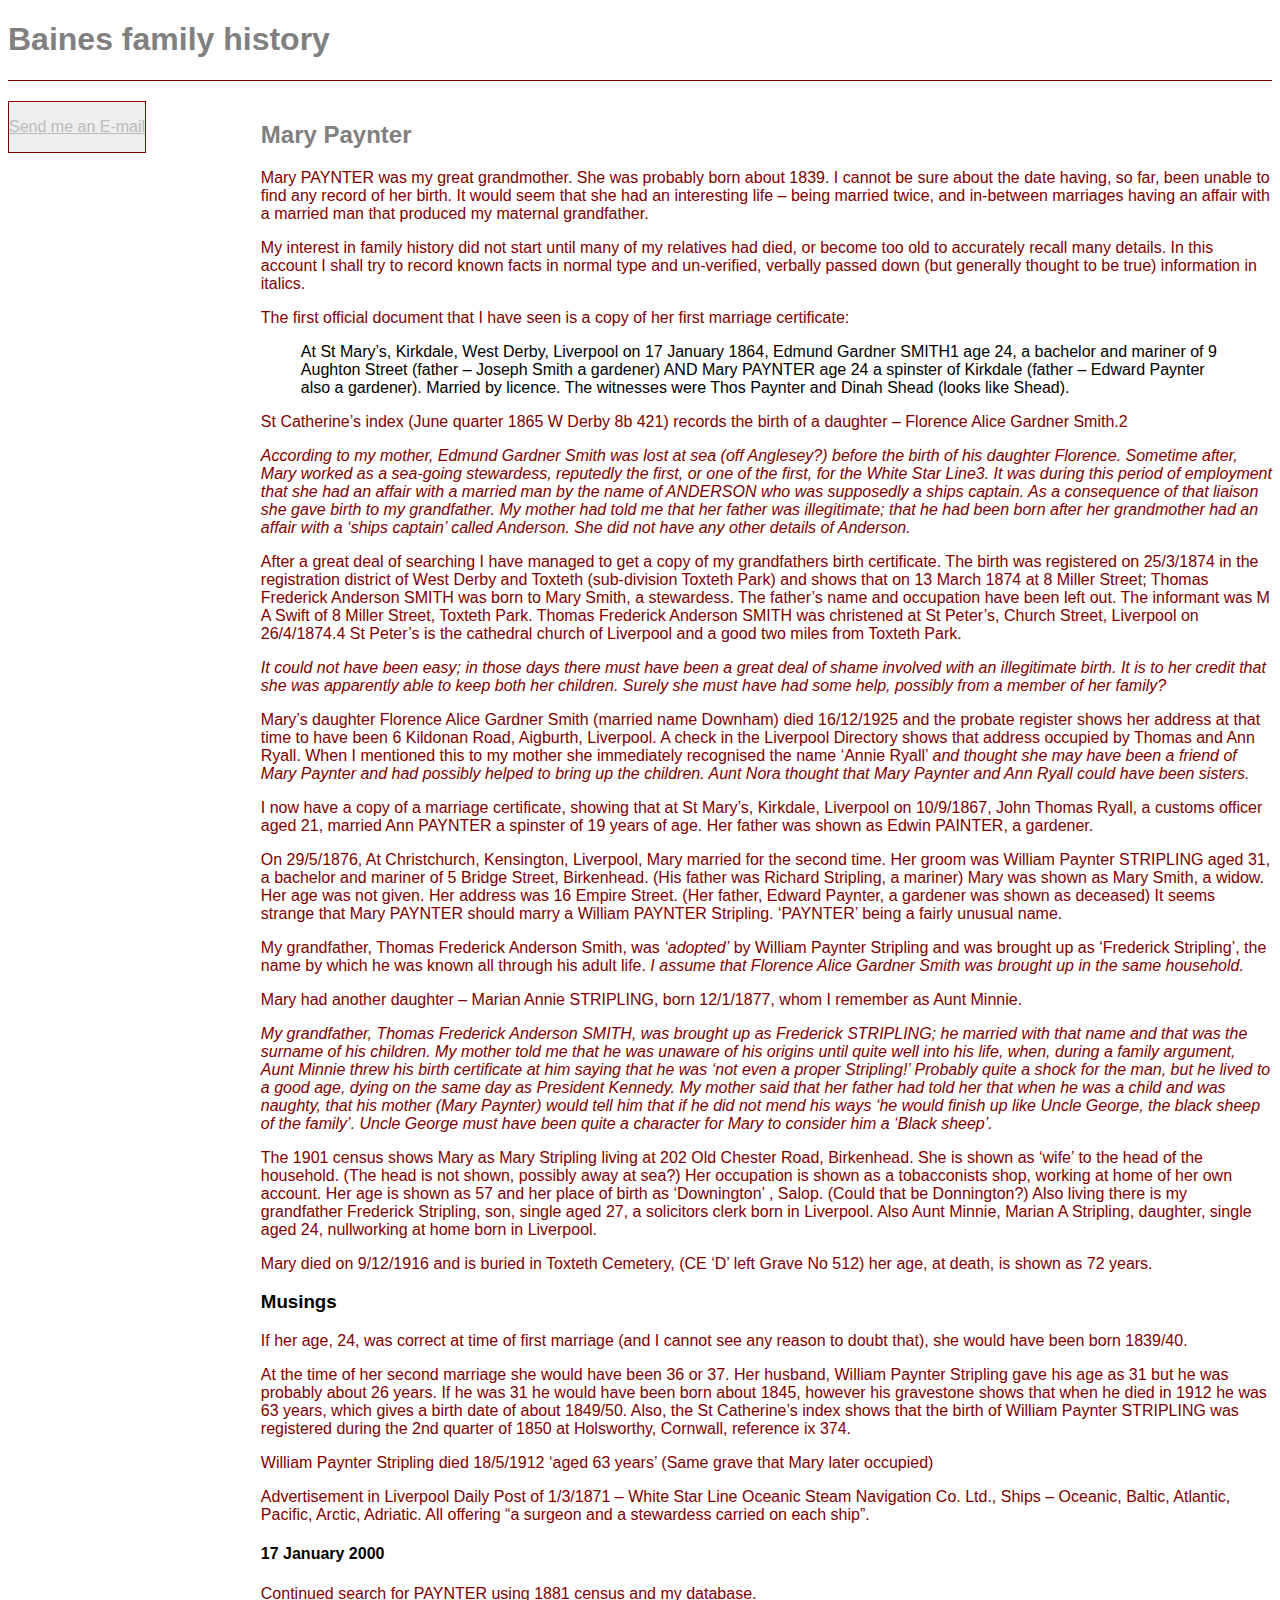
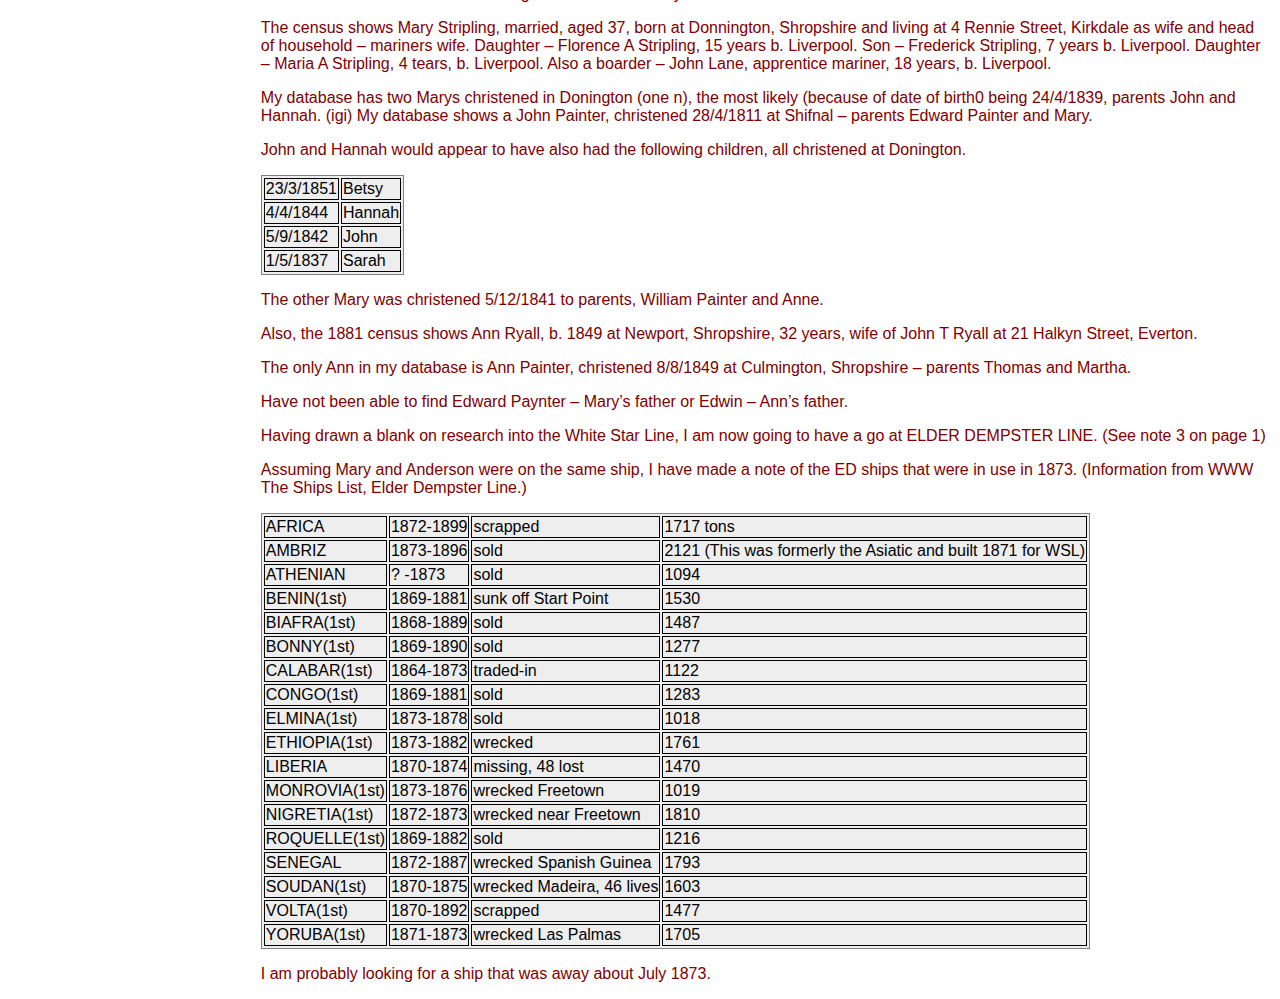
<file: mary_paynter.html>
<!DOCTYPE html PUBLIC "-//W3C//DTD XHTML 1.0 Strict//EN"
                      "http://www.w3.org/TR/xhtml1/DTD/xhtml1-strict.dtd">

<html xmlns="http://www.w3.org/1999/xhtml" lang="en" xml:lang="en">

  <head>
    <meta http-equiv="Content-Type" content="text/html; charset=UTF-8" />
    <title>Mary Paynter</title>
    <link type="text/css" rel="stylesheet" href="peter.css" />
  </head>

  <body>
    <div id="header">
    <h1>Baines family history</h1>
    </div>

    <div id="content">


    <h2>Mary Paynter</h2>

    <p>Mary PAYNTER was my great grandmother.  She was probably born about 1839.  I cannot be sure about the date having, so far, been unable to find any record of her birth.  It would seem that she had an interesting life – being married twice, and in-between marriages having an affair with a married man that produced my maternal grandfather.</p>

    <p>My interest in family history did not start until many of my relatives had died, or become too old to accurately recall many details.  In this account I shall try to record known facts in normal type and un-verified, verbally passed down (but generally thought to be true) information in italics.</p>

    <p>The first official document that I have seen is a copy of her first marriage certificate:

        <blockquote>At St Mary’s, Kirkdale, West Derby, Liverpool on 17 January 1864, Edmund Gardner SMITH1 age 24, a bachelor and mariner of 9 Aughton Street (father – Joseph Smith a gardener)  AND  Mary PAYNTER age 24 a spinster of Kirkdale (father – Edward Paynter also a gardener).  Married by licence.  The witnesses were Thos Paynter and Dinah Shead (looks like Shead).</blockquote></p>

    <p>St Catherine’s index (June quarter 1865 W Derby 8b 421) records the birth of a daughter – Florence Alice Gardner Smith.2</p>

    <p class="italic">According to my mother, Edmund Gardner Smith was lost at sea (off Anglesey?) before the birth of his daughter Florence.  Sometime after, Mary worked as a sea-going stewardess, reputedly the first, or one of the first, for the White Star Line3.  It was during this period of employment that she had an affair with a married man by the name of ANDERSON who was supposedly a ships captain.  As a consequence of that liaison she gave birth to my grandfather. My mother had told me that her father was illegitimate; that he had been born after her grandmother had an affair with a ‘ships captain’ called Anderson.  She did not have any other details of Anderson.</p>

<p>After a great deal of searching I have managed to get a copy of my grandfathers birth certificate.  The birth was registered on 25/3/1874 in the registration district of West Derby and Toxteth (sub-division Toxteth Park) and shows that on 13 March 1874 at 8 Miller Street; Thomas Frederick Anderson SMITH was born to Mary Smith, a stewardess.  The father’s name and occupation have been left out.  The informant was M A Swift of 8 Miller Street, Toxteth Park.  Thomas Frederick Anderson SMITH was christened at St Peter’s, Church Street, Liverpool on 26/4/1874.4  St Peter’s is the cathedral church of Liverpool and a good two miles from Toxteth Park.</p>

<p class="italic">It could not have been easy; in those days there must have been a great deal of shame involved with an illegitimate birth.  It is to her credit that she was apparently able to keep both her children.  Surely she must have had some help, possibly from a member of her family?</p>

<p>Mary’s daughter Florence Alice Gardner Smith (married name Downham) died 16/12/1925 and the probate register shows her address at that time to have been 6 Kildonan Road, Aigburth, Liverpool.  A check in the Liverpool Directory shows that address occupied by Thomas and Ann Ryall.  When I mentioned this to my mother she immediately recognised the name ‘Annie Ryall’ <em>and thought she may have been a friend of Mary Paynter and had possibly helped to bring up the children.  Aunt Nora thought that Mary Paynter and Ann Ryall could have been sisters.</em></p>

<p>I now have a copy of a marriage certificate, showing that at St Mary’s, Kirkdale, Liverpool on 10/9/1867, John Thomas Ryall, a customs officer aged 21, married Ann PAYNTER a spinster of 19 years of age.  Her father was shown as Edwin PAINTER, a gardener.</p>

<p>On 29/5/1876, At Christchurch, Kensington, Liverpool, Mary married for the second time.  Her groom was William Paynter STRIPLING aged 31, a bachelor and mariner of 5 Bridge Street, Birkenhead. (His father was Richard Stripling, a mariner)  Mary was shown as Mary Smith, a widow.  Her age was not given.  Her address was 16 Empire Street.  (Her father, Edward Paynter, a gardener was shown as deceased)  It seems strange that Mary PAYNTER should marry a William PAYNTER Stripling.  ‘PAYNTER’ being a fairly unusual name.</p>

<p>My grandfather, Thomas Frederick Anderson Smith, was <em>‘adopted’</em> by William Paynter Stripling and was brought up as ‘Frederick Stripling’, the name by which he was known all through his adult life.  <em>I assume that Florence Alice Gardner Smith was brought up in the same household.</em></p>

<p>Mary had another daughter – Marian Annie STRIPLING, born 12/1/1877, whom I remember as Aunt Minnie.<p>

<p class="italic">My grandfather, Thomas Frederick Anderson SMITH, was brought up as Frederick STRIPLING; he married with that name and that was the surname of his children.  My mother told me that he was unaware of his origins until quite well into his life, when, during a family argument, Aunt Minnie threw his birth certificate at him saying that he was ‘not even a proper Stripling!’  Probably quite a shock for the man, but he lived to a good age, dying on the same day as President Kennedy.  My mother said that her father had told her that when he was a child and was naughty, that his mother (Mary Paynter) would tell him that if he did not mend his ways ‘he would finish up like Uncle George, the black sheep of the family’.  Uncle George must have been quite a character for Mary to consider him a ‘Black sheep’.</p>


<p>The 1901 census shows Mary as Mary Stripling living at 202 Old Chester Road, Birkenhead.  She is shown as ‘wife’ to the head of the household.  (The head is not shown, possibly away at sea?)  Her occupation is shown as a tobacconists shop, working at home of her own account.  Her age is shown as 57 and her place of birth as ‘Downington’ , Salop.  (Could that be Donnington?)  Also living there is my grandfather Frederick Stripling, son, single aged 27, a solicitors clerk born in Liverpool.  Also Aunt Minnie, Marian A Stripling, daughter, single aged 24, nullworking at home born in Liverpool.</p>

<p>Mary died on 9/12/1916 and is buried in Toxteth Cemetery, (CE ‘D’ left Grave No 512) her age, at death, is shown as 72 years.<p>


<h3>Musings</h3>

<p>If her age, 24, was correct at time of first marriage (and I cannot see any reason to doubt that), she would have been born 1839/40.</p>

<p>At the time of her second marriage she would have been 36 or 37.  Her husband, William Paynter Stripling gave his age as 31 but he was probably about 26 years.  If he was 31 he would have been born about 1845, however his gravestone shows that when he died in 1912 he was 63 years, which gives a birth date of about 1849/50.  Also, the St Catherine’s index shows that the birth of William Paynter STRIPLING was registered during the 2nd quarter of 1850 at Holsworthy, Cornwall, reference ix 374.</p>

<p>William Paynter Stripling died 18/5/1912 ‘aged 63 years’ (Same grave that Mary later occupied)</p>

<p>Advertisement in Liverpool Daily Post of 1/3/1871 – White Star Line Oceanic Steam Navigation Co. Ltd., Ships – Oceanic, Baltic, Atlantic, Pacific, Arctic, Adriatic.  All offering “a surgeon and a stewardess carried on each ship”.</p>

<h4>17 January 2000</h4>
<p>Continued search for PAYNTER using 1881 census and my database.</p>
<p>The census shows Mary Stripling, married, aged 37, born at Donnington, Shropshire and living at 4 Rennie Street, Kirkdale as wife and head of household – mariners wife.  Daughter – Florence A Stripling, 15 years b. Liverpool.  Son – Frederick Stripling, 7 years b. Liverpool.  Daughter – Maria A Stripling, 4 tears, b. Liverpool. Also a boarder – John Lane, apprentice mariner, 18 years, b. Liverpool.</p>

<p>My database has two Marys christened in Donington (one n), the most likely (because of date of birth0 being 24/4/1839, parents John and Hannah.  (igi)  My database shows a John Painter, christened 28/4/1811 at Shifnal – parents Edward Painter and Mary.</p>
<p>John and Hannah would appear to have also had the following children, all christened at Donington.</p>
<table>
<tr><td>23/3/1851</td><td>Betsy</td></tr>
<tr><td>4/4/1844</td><td>Hannah</td></tr>
<tr><td>5/9/1842</td><td>John</td></tr>
<tr><td>1/5/1837</td><td>Sarah</td></tr>
</table>
<p>The other Mary was christened 5/12/1841 to parents, William Painter and Anne.</p>

<p>Also, the 1881 census shows Ann Ryall, b. 1849 at Newport, Shropshire, 32 years, wife of John T Ryall at 21 Halkyn Street, Everton.</p>
<p>The only Ann in my database is Ann Painter, christened 8/8/1849 at Culmington, Shropshire – parents Thomas and Martha.</p>

<p>Have not been able to find Edward Paynter – Mary’s father or Edwin – Ann’s father.</p>


<p>Having drawn a blank on research into the White Star Line, I am now going to have a go at ELDER DEMPSTER LINE.  (See note 3 on page 1)</p>

<p>Assuming Mary and Anderson were on the same ship, I have made a note of the ED ships that were in use in 1873.  (Information from WWW The Ships List, Elder Dempster Line.)

<table>
<tr><td>AFRICA</td><td>1872-1899</td><td>scrapped</td><td>1717 tons</td></tr>
<tr><td>AMBRIZ</td><td>  1873-1896</td><td>sold</td><td>2121  (This was formerly the Asiatic and built 1871 for WSL)</td></tr>
<tr><td>ATHENIAN</td><td>	  ?    -1873</td><td>sold</td><td>1094</td></tr>
<tr><td>BENIN(1st)</td><td>	1869-1881</td><td> sunk off Start Point</td><td>1530</td></tr>
<tr><td>BIAFRA(1st)</td><td>	1868-1889</td><td>sold</td><td>1487</td></tr>
<tr><td>BONNY(1st)</td><td>	1869-1890</td><td>sold</td><td>1277</td></tr>
<tr><td>CALABAR(1st)</td><td>	1864-1873</td><td>traded-in</td><td>1122</td></tr>
<tr><td>CONGO(1st)</td><td>	1869-1881</td><td>sold</td><td>1283</td></tr>
<tr><td>ELMINA(1st)</td><td>	1873-1878</td><td>sold</td><td>1018</td></tr>
<tr><td>ETHIOPIA(1st)</td><td>	1873-1882</td><td>wrecked</td><td>1761</td></tr>
<tr><td>LIBERIA</td><td>	1870-1874</td><td>missing, 48 lost</td><td>1470</td></tr>
<tr><td>MONROVIA(1st)</td><td> 1873-1876</td><td>wrecked Freetown</td><td>1019</td></tr>
<tr><td>NIGRETIA(1st)</td><td>	1872-1873</td><td>wrecked near Freetown</td><td>1810</td></tr>
<tr><td>ROQUELLE(1st)</td><td>	1869-1882</td><td>sold</td><td>1216</td></tr>
<tr><td>SENEGAL</td><td>	1872-1887</td><td>wrecked Spanish Guinea</td><td>1793</td></tr>
<tr><td>SOUDAN(1st)</td><td>	1870-1875</td><td>wrecked Madeira, 46 lives</td><td>1603</td></tr>
<tr><td>VOLTA(1st)</td><td>	1870-1892</td><td>scrapped</td><td>1477</td></tr>
<tr><td>YORUBA(1st)</td><td>	1871-1873</td><td>wrecked Las Palmas</td><td>1705</td></tr>

</table></p>
	
<p>I am probably looking for a ship that was away about July 1873.</p>


    </div>

    <div id="links">
    <p><a href="mailto:peter.baines700@ntlworld.com">Send me an E-mail</a></p>
    </div>

    <div id="footer">
    </div>

  </body>

</html>
</file>
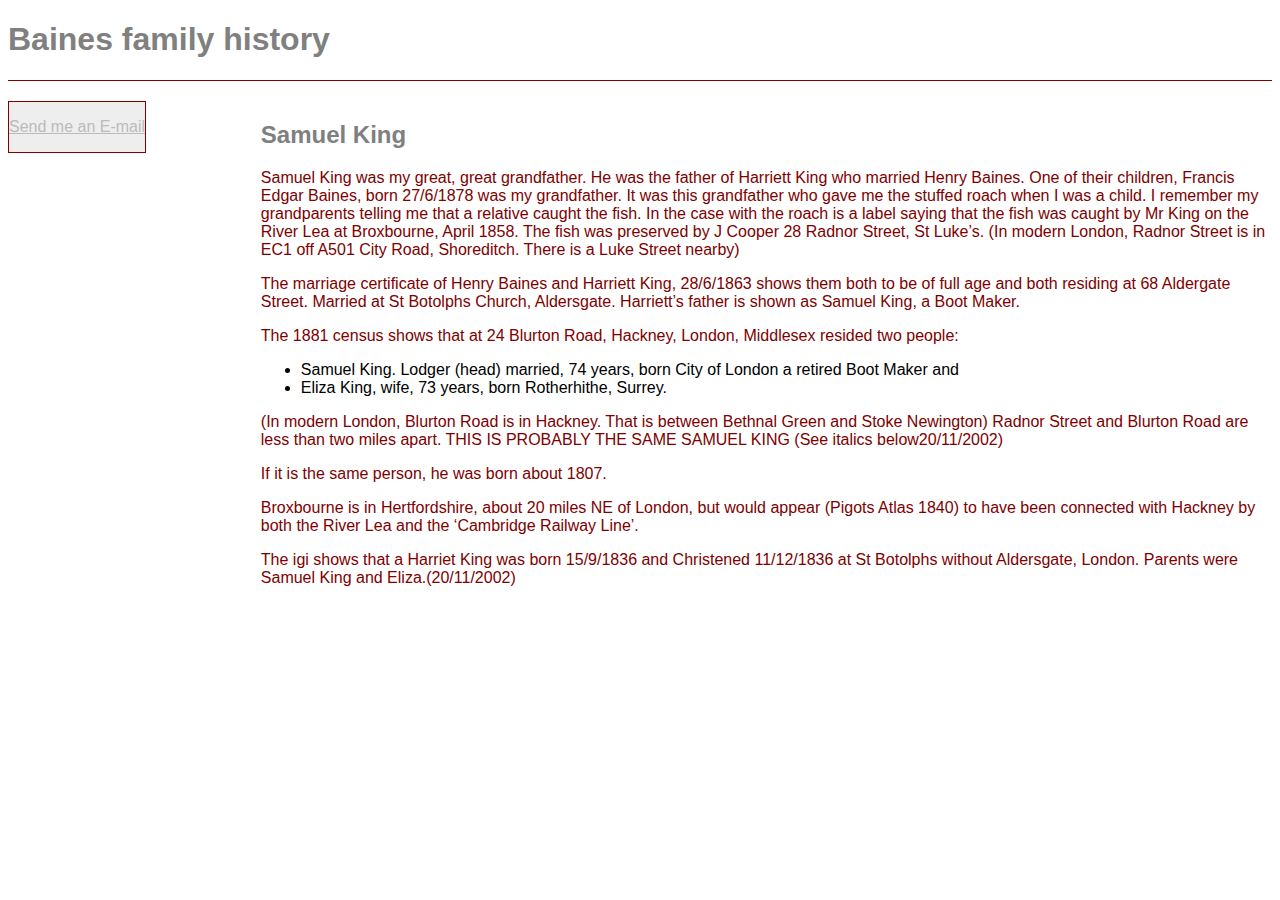
<file: samuel_king.html>
<!DOCTYPE html PUBLIC "-//W3C//DTD XHTML 1.0 Strict//EN"
                      "http://www.w3.org/TR/xhtml1/DTD/xhtml1-strict.dtd">

<html xmlns="http://www.w3.org/1999/xhtml" lang="en" xml:lang="en">

  <head>
    <meta http-equiv="Content-Type" content="text/html; charset=UTF-8" />
    <title>Mary Paynter</title>
    <link type="text/css" rel="stylesheet" href="peter.css" />
  </head>

  <body>
    <div id="header">
    <h1>Baines family history</h1>
    </div>

    <div id="content">


    <h2>Samuel King</h2>

<p>Samuel King was my great, great grandfather.  He was the father of Harriett King who married Henry Baines.  One of their children, Francis Edgar Baines, born 27/6/1878 was my grandfather.  It was this grandfather who gave me the stuffed roach when I was a child.  I remember my grandparents telling me that a relative caught the fish.  In the case with the roach is a label saying that the fish was caught by Mr King on the River Lea at Broxbourne, April 1858.  The fish was preserved by J Cooper 28 Radnor Street, St Luke’s. (In modern London, Radnor Street is in EC1 off A501 City Road, Shoreditch. There is a Luke Street nearby)</p>

<p>The marriage certificate of Henry Baines and Harriett King, 28/6/1863 shows them both to be of full age and both residing at 68 Aldergate Street.  Married at St Botolphs Church, Aldersgate.  Harriett’s father is shown as Samuel King, a Boot Maker.</p>

<p>The 1881 census shows that at 24 Blurton Road, Hackney, London, Middlesex resided two people:
<ul>
<li> Samuel King. Lodger (head) married, 74 years, born City of London a retired Boot Maker and</li>
<li>Eliza King, wife, 73 years, born Rotherhithe, Surrey.</li>
</ul></p>
<p>(In modern London, Blurton Road is in Hackney.  That is between Bethnal Green and Stoke Newington) Radnor Street and Blurton Road are less than two miles apart.  THIS IS PROBABLY THE SAME SAMUEL KING (See italics below20/11/2002)</p>

<p>If it is the same person, he was born about 1807.</p>

<p>Broxbourne is in Hertfordshire, about 20 miles NE of London, but would appear (Pigots Atlas 1840) to have been connected with Hackney by both the River Lea and the ‘Cambridge Railway Line’.</p>

<p>The igi shows that a Harriet King was born 15/9/1836 and Christened 11/12/1836 at St Botolphs without Aldersgate, London.  Parents were Samuel King and Eliza.(20/11/2002)</p>



    </div>

    <div id="links">
    <p><a href="mailto:peter.baines700@ntlworld.com">Send me an E-mail</a></p>
    </div>

    <div id="footer">
    </div>

  </body>

</html>
</file>
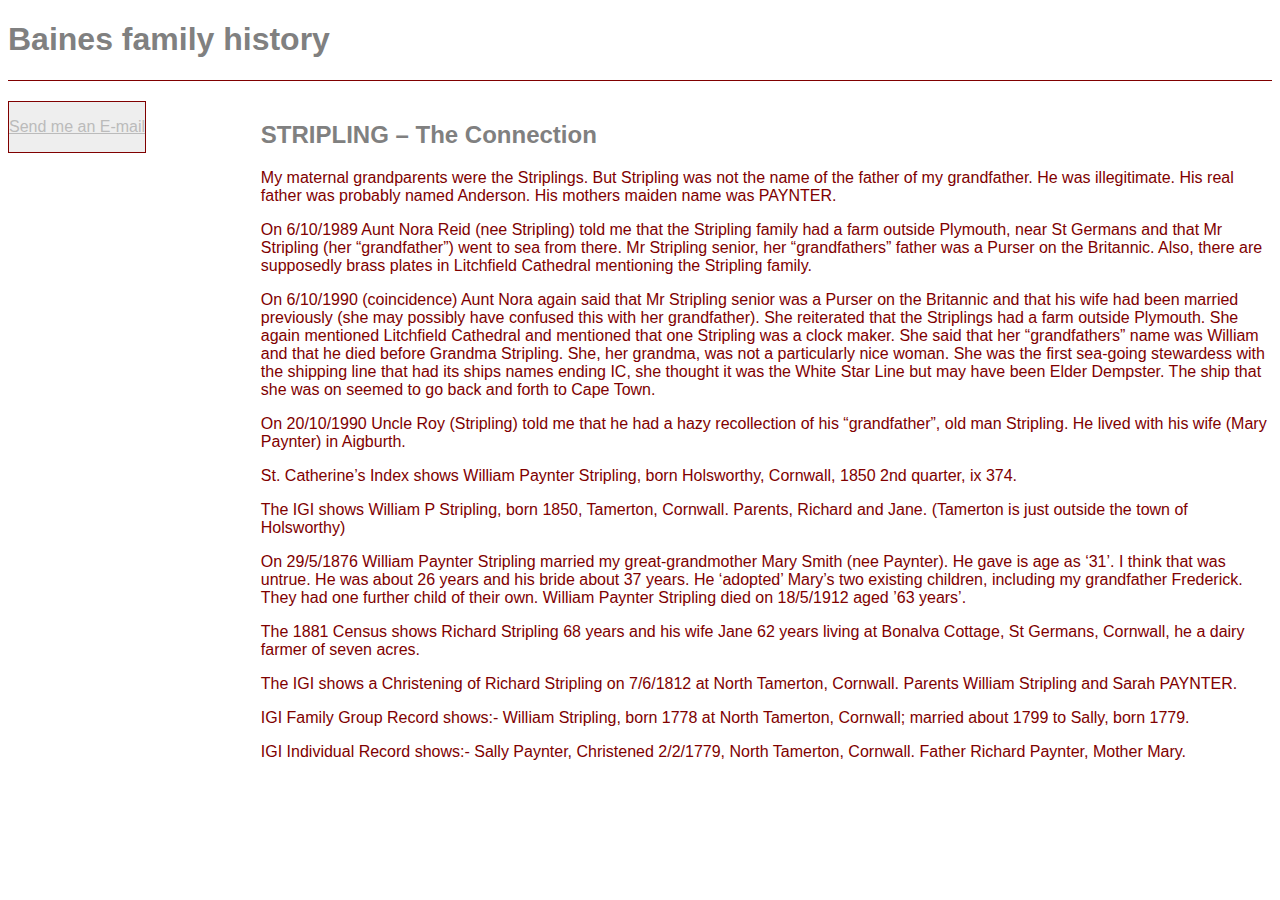
<file: stripling.html>
<!DOCTYPE html PUBLIC "-//W3C//DTD XHTML 1.0 Strict//EN"
                      "http://www.w3.org/TR/xhtml1/DTD/xhtml1-strict.dtd">

<html xmlns="http://www.w3.org/1999/xhtml" lang="en" xml:lang="en">

  <head>
    <meta http-equiv="Content-Type" content="text/html; charset=UTF-8" />
    <title>Stripling</title>
    <link type="text/css" rel="stylesheet" href="peter.css" />
  </head>

  <body>
    <div id="header">
    <h1>Baines family history</h1>
    </div>

    <div id="content">


    <h2>STRIPLING – The Connection</h2>

    <p>My maternal grandparents were the Striplings.  But Stripling was not the name of the father of my grandfather.  He was illegitimate.  His real father was probably named Anderson.  His mothers maiden name was PAYNTER.</p>
    <p>On 6/10/1989 Aunt Nora Reid (nee Stripling) told me that the Stripling family had a farm outside Plymouth, near St Germans and that Mr Stripling (her “grandfather”) went to sea from there.  Mr Stripling senior, her “grandfathers” father was a Purser on the Britannic.  Also, there are supposedly brass plates in Litchfield Cathedral mentioning the Stripling family.</p>
    <p>On 6/10/1990 (coincidence) Aunt Nora again said that Mr Stripling senior was a Purser on the Britannic and that his wife had been married previously (she may possibly have confused this with her grandfather).  She reiterated that the Striplings had a farm outside Plymouth.  She again mentioned Litchfield Cathedral and mentioned that one Stripling was a clock maker.  She said that her “grandfathers” name was William and that he died before Grandma Stripling.  She, her grandma, was not a particularly nice woman.  She was the first sea-going stewardess with the shipping line that had its ships names ending IC, she thought it was the White Star Line but may have been Elder Dempster.  The ship that she was on seemed to go back and forth to Cape Town.</p>
    <p>On 20/10/1990 Uncle Roy (Stripling) told me that he had a hazy recollection of his “grandfather”, old man Stripling.  He lived with his wife (Mary Paynter) in Aigburth.</p>

    <p>St. Catherine’s Index shows William Paynter Stripling, born Holsworthy, Cornwall, 1850 2nd quarter, ix 374.</p>

    <p>The IGI shows William P Stripling, born 1850, Tamerton, Cornwall.  Parents, Richard and Jane. (Tamerton is just outside the town of Holsworthy)</p>

    <p>On 29/5/1876 William Paynter Stripling married my great-grandmother Mary Smith (nee Paynter).  He gave is age as ‘31’.  I think that was untrue.  He was about 26 years and his bride about 37 years.  He ‘adopted’ Mary’s two existing children, including my grandfather Frederick.  They had one further child of their own.  William Paynter Stripling died on 18/5/1912 aged ’63 years’.</p>

    <p>The 1881 Census shows Richard Stripling 68 years and his wife Jane 62 years living at Bonalva Cottage, St Germans, Cornwall, he a dairy farmer of seven acres.</p>

    <p>The IGI shows a Christening of Richard Stripling on 7/6/1812 at North Tamerton, Cornwall.  Parents William Stripling and Sarah PAYNTER.</p>



    <p>IGI Family Group Record shows:-  William Stripling, born 1778 at North Tamerton, Cornwall; married about 1799 to Sally, born 1779.</p>

    <p>IGI Individual Record shows:- Sally Paynter, Christened 2/2/1779, North Tamerton, Cornwall.  Father Richard Paynter, Mother Mary.</p>

 
    </div>

    <div id="links">
    <p><a href="mailto:peter.baines700@ntlworld.com">Send me an E-mail</a></p>
    </div>

    <div id="footer">
    </div>

  </body>

</html>
</file>
<file: peter.css>
body {
        font-family: sans-serif;
     }

#content {
    width: 80%;
    float: right;
}

#links {
    width 20%;
    float: left;
    background-color: #eeeeee;
    border-width: 1px;
    border-style: solid;
    border-color: maroon;
}

#header {
    border-bottom: 1px solid maroon;
    margin-bottom: 20px;
}

#footer {
    width: 100%;
}

table {
    background-color: #eeeeee;
    border-width: 1px;
    border-style: solid;
}

td {
    border-width: 1px;
    border-style: solid;
}

a, a:link, a:visited, a:active {
    color: #bbbbbb;
}
a:hover {
    color: #888888;
}

h1,h2 {
        color: gray;
   }


p {
        color: maroon;
  }
p.italic {
        color: maroon;
        font-style: italic;
  }


/* .entry {
      padding: 10px;
      margin: 10px;
      border-width: 1;
      border-color: black;
      border-style: dotted;
  
      background-color: #eeeeee;
  }  */

.entry {
    border: 2px solid #bbbbbb;
    border-width: 2px 2px 2px 2em;
    padding: 0.5em 0.5em 0.5em 1em;
    background: #FFE;
    line-height: 1em;
    margin: 5px;
}
</file>
